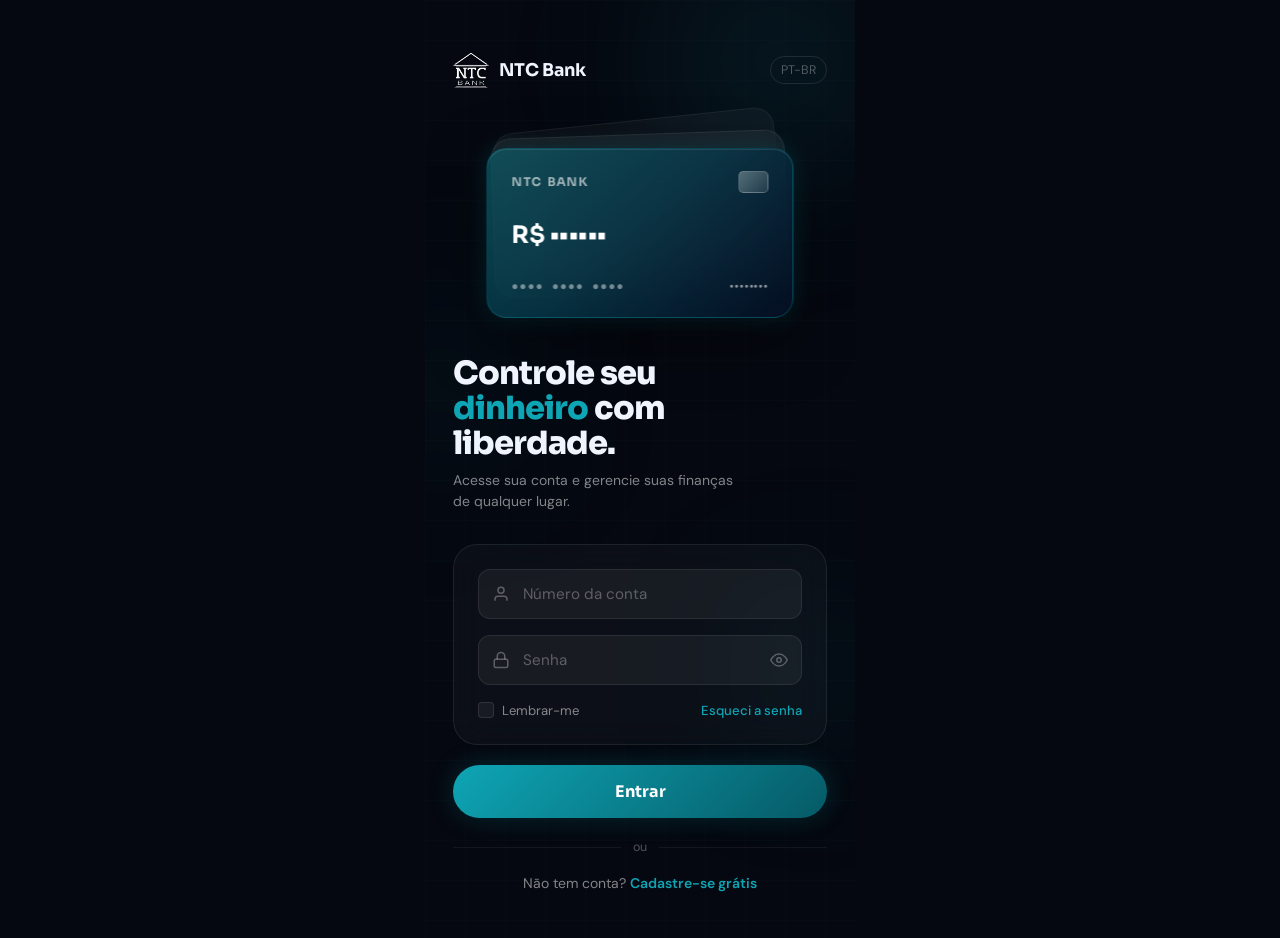
<file: index.html>
<!DOCTYPE html>
<html lang="pt-BR" data-theme="dark">
<head>
  <meta charset="UTF-8" />
  <meta name="viewport" content="width=device-width, initial-scale=1.0, maximum-scale=1.0" />
  <title>NTC Bank</title>

  <link rel="preconnect" href="https://fonts.googleapis.com" />
  <link rel="preconnect" href="https://fonts.gstatic.com" crossorigin />
  <link href="https://fonts.googleapis.com/css2?family=Sora:wght@400;600;700;800&family=DM+Sans:wght@400;500;600&family=DM+Mono:wght@400;500&display=swap" rel="stylesheet" />

  <link rel="stylesheet" href="css/variables.css" />
  <link rel="stylesheet" href="css/reset.css" />
  <link rel="stylesheet" href="css/animations.css" />
  <link rel="stylesheet" href="css/components.css" />
  <link rel="stylesheet" href="css/login.css" />
</head>
<body>
<div id="app">
<div class="login-screen">

  <!-- Fundo -->
  <div class="login-bg">
    <div class="orb orb-1"></div>
    <div class="orb orb-2"></div>
    <div class="orb orb-3"></div>
  </div>
  <div class="login-grid"></div>

  <!-- Logo -->
  <div class="login-logo-bar animate-fade-down">
    <div class="login-logo">
      <img class="login-logo-img" src="assets/images/logo.png" alt="NTC Bank" />
      <span class="login-logo-name">NTC Bank</span>
    </div>
    <span class="login-lang">PT-BR</span>
  </div>

  <!-- Hero cards -->
  <div class="login-hero animate-scale-in delay-1">
    <div class="hero-card-stack">
      <div class="hero-card-back"></div>
      <div class="hero-card-mid"></div>
      <div class="hero-card-main">
        <div class="hero-card-top">
          <span class="hero-card-logo">NTC Bank</span>
          <div class="hero-card-chip"></div>
        </div>
        <div class="hero-card-balance">R$ ••••••</div>
        <div class="hero-card-bottom">
          <span class="hero-card-num">●●●● ●●●● ●●●●</span>
          <span class="hero-card-holder">••••••••</span>
        </div>
      </div>
    </div>
  </div>

  <!-- Conteúdo inferior -->
  <div class="login-bottom animate-fade-up delay-2">

    <h1 class="login-headline">
      Controle seu<br><span>dinheiro</span> com<br>liberdade.
    </h1>
    <p class="login-sub">
      Acesse sua conta e gerencie suas finanças de qualquer lugar.
    </p>

    <div class="login-form-glass">

      <div class="input-glass-wrapper">
        <svg class="input-glass-icon" width="18" height="18" viewBox="0 0 24 24" fill="none" stroke="currentColor" stroke-width="2">
          <path d="M20 21v-2a4 4 0 0 0-4-4H8a4 4 0 0 0-4 4v2"/>
          <circle cx="12" cy="7" r="4"/>
        </svg>
        <input class="input-glass" type="text" placeholder="Número da conta" maxlength="8" />
      </div>

      <div class="input-glass-wrapper">
        <svg class="input-glass-icon" width="18" height="18" viewBox="0 0 24 24" fill="none" stroke="currentColor" stroke-width="2">
          <rect x="3" y="11" width="18" height="11" rx="2"/>
          <path d="M7 11V7a5 5 0 0 1 10 0v4"/>
        </svg>
        <input class="input-glass" type="password" placeholder="Senha" id="password-input" />
        <span class="input-glass-action" onclick="togglePassword()">
          <svg width="18" height="18" viewBox="0 0 24 24" fill="none" stroke="currentColor" stroke-width="2">
            <path d="M1 12s4-8 11-8 11 8 11 8-4 8-11 8-11-8-11-8z"/>
            <circle cx="12" cy="12" r="3"/>
          </svg>
        </span>
      </div>

      <div class="login-row">
        <label class="checkbox-glass">
          <input type="checkbox" />
          Lembrar-me
        </label>
        <span class="forgot-glass">Esqueci a senha</span>
      </div>

    </div>

    <button class="btn-login" onclick="window.location.href='pages/dashboard.html'">
      Entrar
    </button>

    <div class="login-divider" style="margin-top: 20px;">ou</div>

    <p class="login-footer-text" style="margin-top: 16px;">
      Não tem conta? <a onclick="window.location.href='pages/cadastro.html'">Cadastre-se grátis</a>
    </p>

  </div>

</div>
</div>

<script>
  function togglePassword() {
    const input = document.getElementById('password-input');
    input.type = input.type === 'password' ? 'text' : 'password';
  }
</script>
</body>
</html>
</file>
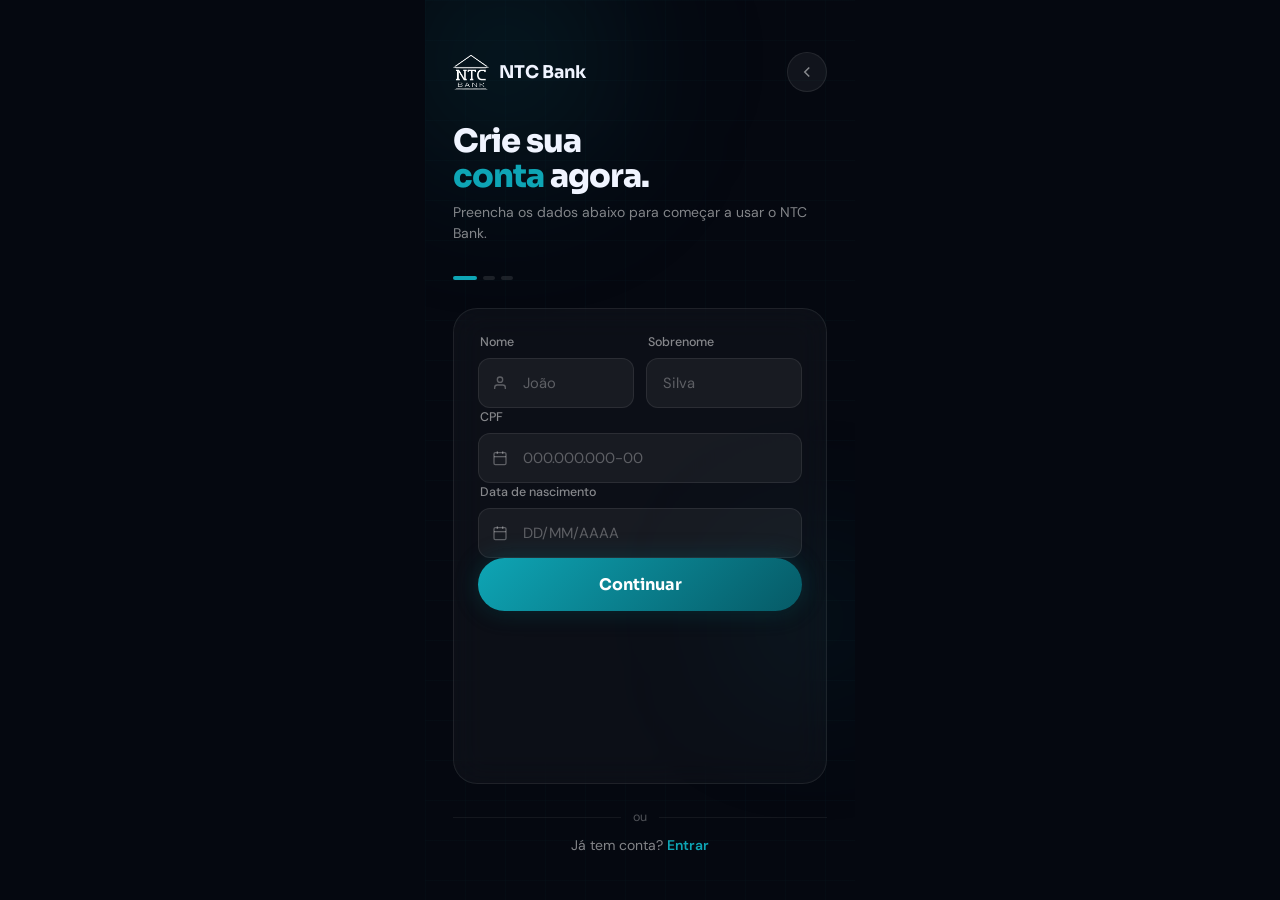
<file: pages/cadastro.html>
<!DOCTYPE html>
<html lang="pt-BR" data-theme="dark">
<head>
  <meta charset="UTF-8" />
  <meta name="viewport" content="width=device-width, initial-scale=1.0, maximum-scale=1.0" />
  <title>NTC Bank — Cadastro</title>

  <link rel="preconnect" href="https://fonts.googleapis.com" />
  <link rel="preconnect" href="https://fonts.gstatic.com" crossorigin />
  <link href="https://fonts.googleapis.com/css2?family=Sora:wght@400;600;700;800&family=DM+Sans:wght@400;500;600&family=DM+Mono:wght@400;500&display=swap" rel="stylesheet" />

  <link rel="stylesheet" href="../css/variables.css" />
  <link rel="stylesheet" href="../css/reset.css" />
  <link rel="stylesheet" href="../css/animations.css" />
  <link rel="stylesheet" href="../css/components.css" />
  <link rel="stylesheet" href="../css/cadastro.css" />
</head>
<body>
<div id="app">
<div class="cadastro-screen">

  <!-- Fundo -->
  <div class="cadastro-bg">
    <div class="cadastro-orb-1"></div>
    <div class="cadastro-orb-2"></div>
  </div>
  <div class="cadastro-grid"></div>

  <!-- Header -->
  <div class="cadastro-header animate-fade-down">
    <div class="cadastro-logo">
      <img class="cadastro-logo-img" src="../assets/images/logo.png" alt="NTC Bank" />
      <span class="cadastro-logo-name">NTC Bank</span>
    </div>
    <button class="cadastro-back" onclick="window.location.href='../index.html'">
      <svg width="18" height="18" viewBox="0 0 24 24" fill="none" stroke="currentColor" stroke-width="2">
        <polyline points="15 18 9 12 15 6"/>
      </svg>
    </button>
  </div>

  <!-- Conteúdo -->
  <div class="cadastro-content animate-fade-up delay-1">

    <h1 class="cadastro-title">Crie sua<br><span>conta</span> agora.</h1>
    <p class="cadastro-sub">Preencha os dados abaixo para começar a usar o NTC Bank.</p>

    <!-- Steps -->
    <div class="cadastro-steps">
      <div class="step-dot active" id="step-1"></div>
      <div class="step-dot idle" id="step-2"></div>
      <div class="step-dot idle" id="step-3"></div>
    </div>

    <!-- Formulário -->
    <form class="cadastro-form" onsubmit="handleCadastro(event)">

      <!-- Step 1: Dados pessoais -->
      <div id="form-step-1">
        <div class="form-row" style="margin-bottom: 0;">
          <div class="input-group">
            <label class="input-label">Nome</label>
            <div class="input-glass-wrapper">
              <svg class="input-glass-icon" width="16" height="16" viewBox="0 0 24 24" fill="none" stroke="currentColor" stroke-width="2">
                <path d="M20 21v-2a4 4 0 0 0-4-4H8a4 4 0 0 0-4 4v2"/>
                <circle cx="12" cy="7" r="4"/>
              </svg>
              <input class="input-glass" type="text" placeholder="João" id="nome" />
            </div>
          </div>
          <div class="input-group">
            <label class="input-label">Sobrenome</label>
            <input class="input-glass" type="text" placeholder="Silva" id="sobrenome" />
          </div>
        </div>

        <div class="input-group">
          <label class="input-label">CPF</label>
          <div class="input-glass-wrapper">
            <svg class="input-glass-icon" width="16" height="16" viewBox="0 0 24 24" fill="none" stroke="currentColor" stroke-width="2">
              <rect x="3" y="4" width="18" height="18" rx="2"/>
              <line x1="16" y1="2" x2="16" y2="6"/>
              <line x1="8" y1="2" x2="8" y2="6"/>
              <line x1="3" y1="10" x2="21" y2="10"/>
            </svg>
            <input class="input-glass" type="text" placeholder="000.000.000-00" id="cpf" maxlength="14" oninput="maskCPF(this)" />
          </div>
        </div>

        <div class="input-group">
          <label class="input-label">Data de nascimento</label>
          <div class="input-glass-wrapper">
            <svg class="input-glass-icon" width="16" height="16" viewBox="0 0 24 24" fill="none" stroke="currentColor" stroke-width="2">
              <rect x="3" y="4" width="18" height="18" rx="2"/>
              <line x1="16" y1="2" x2="16" y2="6"/>
              <line x1="8" y1="2" x2="8" y2="6"/>
              <line x1="3" y1="10" x2="21" y2="10"/>
            </svg>
            <input class="input-glass" type="text" placeholder="DD/MM/AAAA" id="nascimento" maxlength="10" oninput="maskDate(this)" />
          </div>
        </div>

        <button type="button" class="btn-cadastro" onclick="nextStep(2)">Continuar</button>
      </div>

      <!-- Step 2: Contato -->
      <div id="form-step-2" style="display:none;">
        <div class="input-group">
          <label class="input-label">E-mail</label>
          <div class="input-glass-wrapper">
            <svg class="input-glass-icon" width="16" height="16" viewBox="0 0 24 24" fill="none" stroke="currentColor" stroke-width="2">
              <path d="M4 4h16c1.1 0 2 .9 2 2v12c0 1.1-.9 2-2 2H4c-1.1 0-2-.9-2-2V6c0-1.1.9-2 2-2z"/>
              <polyline points="22,6 12,13 2,6"/>
            </svg>
            <input class="input-glass" type="email" placeholder="joao@email.com" id="email" />
          </div>
        </div>

        <div class="input-group">
          <label class="input-label">Telefone</label>
          <div class="input-glass-wrapper">
            <svg class="input-glass-icon" width="16" height="16" viewBox="0 0 24 24" fill="none" stroke="currentColor" stroke-width="2">
              <path d="M22 16.92v3a2 2 0 0 1-2.18 2 19.79 19.79 0 0 1-8.63-3.07A19.5 19.5 0 0 1 4.69 13a19.79 19.79 0 0 1-3.07-8.67A2 2 0 0 1 3.62 2h3a2 2 0 0 1 2 1.72c.127.96.361 1.903.7 2.81a2 2 0 0 1-.45 2.11L7.91 9.91a16 16 0 0 0 6.18 6.18l.95-.96a2 2 0 0 1 2.11-.45c.907.339 1.85.573 2.81.7A2 2 0 0 1 22 16.92z"/>
            </svg>
            <input class="input-glass" type="text" placeholder="(00) 00000-0000" id="telefone" maxlength="15" oninput="maskPhone(this)" />
          </div>
        </div>

        <div class="input-group">
          <label class="input-label">Chave PIX</label>
          <div class="input-glass-wrapper">
            <svg class="input-glass-icon" width="16" height="16" viewBox="0 0 24 24" fill="none" stroke="currentColor" stroke-width="2">
              <polyline points="13 17 18 12 13 7"/>
              <polyline points="6 17 11 12 6 7"/>
            </svg>
            <input class="input-glass" type="text" placeholder="CPF, e-mail ou telefone" id="pix" />
          </div>
        </div>

        <div style="display:flex; gap:10px;">
          <button type="button" class="btn-cadastro" style="background: var(--bg-glass-3); box-shadow: none; color: var(--text-primary);" onclick="nextStep(1)">Voltar</button>
          <button type="button" class="btn-cadastro" onclick="nextStep(3)">Continuar</button>
        </div>
      </div>

      <!-- Step 3: Senha -->
      <div id="form-step-3" style="display:none;">
        <div class="input-group">
          <label class="input-label">Senha</label>
          <div class="input-glass-wrapper">
            <svg class="input-glass-icon" width="16" height="16" viewBox="0 0 24 24" fill="none" stroke="currentColor" stroke-width="2">
              <rect x="3" y="11" width="18" height="11" rx="2"/>
              <path d="M7 11V7a5 5 0 0 1 10 0v4"/>
            </svg>
            <input class="input-glass" type="password" placeholder="Mínimo 8 caracteres" id="senha" />
            <span class="input-glass-action" onclick="togglePass('senha')">
              <svg width="16" height="16" viewBox="0 0 24 24" fill="none" stroke="currentColor" stroke-width="2">
                <path d="M1 12s4-8 11-8 11 8 11 8-4 8-11 8-11-8-11-8z"/>
                <circle cx="12" cy="12" r="3"/>
              </svg>
            </span>
          </div>
        </div>

        <div class="input-group">
          <label class="input-label">Confirmar senha</label>
          <div class="input-glass-wrapper">
            <svg class="input-glass-icon" width="16" height="16" viewBox="0 0 24 24" fill="none" stroke="currentColor" stroke-width="2">
              <rect x="3" y="11" width="18" height="11" rx="2"/>
              <path d="M7 11V7a5 5 0 0 1 10 0v4"/>
            </svg>
            <input class="input-glass" type="password" placeholder="Repita a senha" id="confirma-senha" />
            <span class="input-glass-action" onclick="togglePass('confirma-senha')">
              <svg width="16" height="16" viewBox="0 0 24 24" fill="none" stroke="currentColor" stroke-width="2">
                <path d="M1 12s4-8 11-8 11 8 11 8-4 8-11 8-11-8-11-8z"/>
                <circle cx="12" cy="12" r="3"/>
              </svg>
            </span>
          </div>
        </div>

        <label class="cadastro-terms">
          <input type="checkbox" id="termos" />
          Eu concordo com os <a>Termos de Uso</a> e a <a>Política de Privacidade</a> do NTC Bank.
        </label>

        <div style="display:flex; gap:10px;">
          <button type="button" class="btn-cadastro" style="background: var(--bg-glass-3); box-shadow: none; color: var(--text-primary);" onclick="nextStep(2)">Voltar</button>
          <button type="submit" class="btn-cadastro">Criar conta</button>
        </div>
      </div>

    </form>

    <div class="cadastro-divider">ou</div>
    <p class="cadastro-footer">Já tem conta? <a onclick="window.location.href='../index.html'">Entrar</a></p>

  </div>

  <!-- Tela de sucesso -->
  <div class="cadastro-success" id="cadastro-success">
    <div class="success-icon">
      <svg width="36" height="36" viewBox="0 0 24 24" fill="none" stroke="currentColor" stroke-width="2.5">
        <polyline points="20 6 9 17 4 12"/>
      </svg>
    </div>
    <h2 class="success-title">Conta criada!</h2>
    <p class="success-sub">Sua conta foi criada com sucesso.<br>Bem-vindo ao NTC Bank!</p>
    <button class="btn-cadastro" style="max-width:280px;" onclick="window.location.href='../index.html'">
      Fazer login
    </button>
  </div>

</div>
</div>

<script src="../js/theme.js"></script>
<script>
  function nextStep(step) {
    document.getElementById('form-step-1').style.display = 'none';
    document.getElementById('form-step-2').style.display = 'none';
    document.getElementById('form-step-3').style.display = 'none';
    document.getElementById('form-step-' + step).style.display = 'contents';

    ['step-1','step-2','step-3'].forEach((id, i) => {
      const dot = document.getElementById(id);
      dot.className = 'step-dot';
      if (i + 1 < step) dot.classList.add('done');
      else if (i + 1 === step) dot.classList.add('active');
      else dot.classList.add('idle');
    });
  }

  function handleCadastro(e) {
    e.preventDefault();
    const senha = document.getElementById('senha').value;
    const confirma = document.getElementById('confirma-senha').value;
    const termos = document.getElementById('termos').checked;

    if (senha !== confirma) { alert('As senhas não coincidem!'); return; }
    if (!termos) { alert('Aceite os termos para continuar.'); return; }

    document.getElementById('cadastro-success').classList.add('active');
  }

  function togglePass(id) {
    const input = document.getElementById(id);
    input.type = input.type === 'password' ? 'text' : 'password';
  }

  function maskCPF(input) {
    let v = input.value.replace(/\D/g, '');
    v = v.replace(/(\d{3})(\d)/, '$1.$2');
    v = v.replace(/(\d{3})(\d)/, '$1.$2');
    v = v.replace(/(\d{3})(\d{1,2})$/, '$1-$2');
    input.value = v;
  }

  function maskDate(input) {
    let v = input.value.replace(/\D/g, '');
    v = v.replace(/(\d{2})(\d)/, '$1/$2');
    v = v.replace(/(\d{2})(\d)/, '$1/$2');
    input.value = v;
  }

  function maskPhone(input) {
    let v = input.value.replace(/\D/g, '');
    v = v.replace(/^(\d{2})(\d)/, '($1) $2');
    v = v.replace(/(\d{5})(\d)/, '$1-$2');
    input.value = v;
  }
</script>
</body>
</html>
</file>
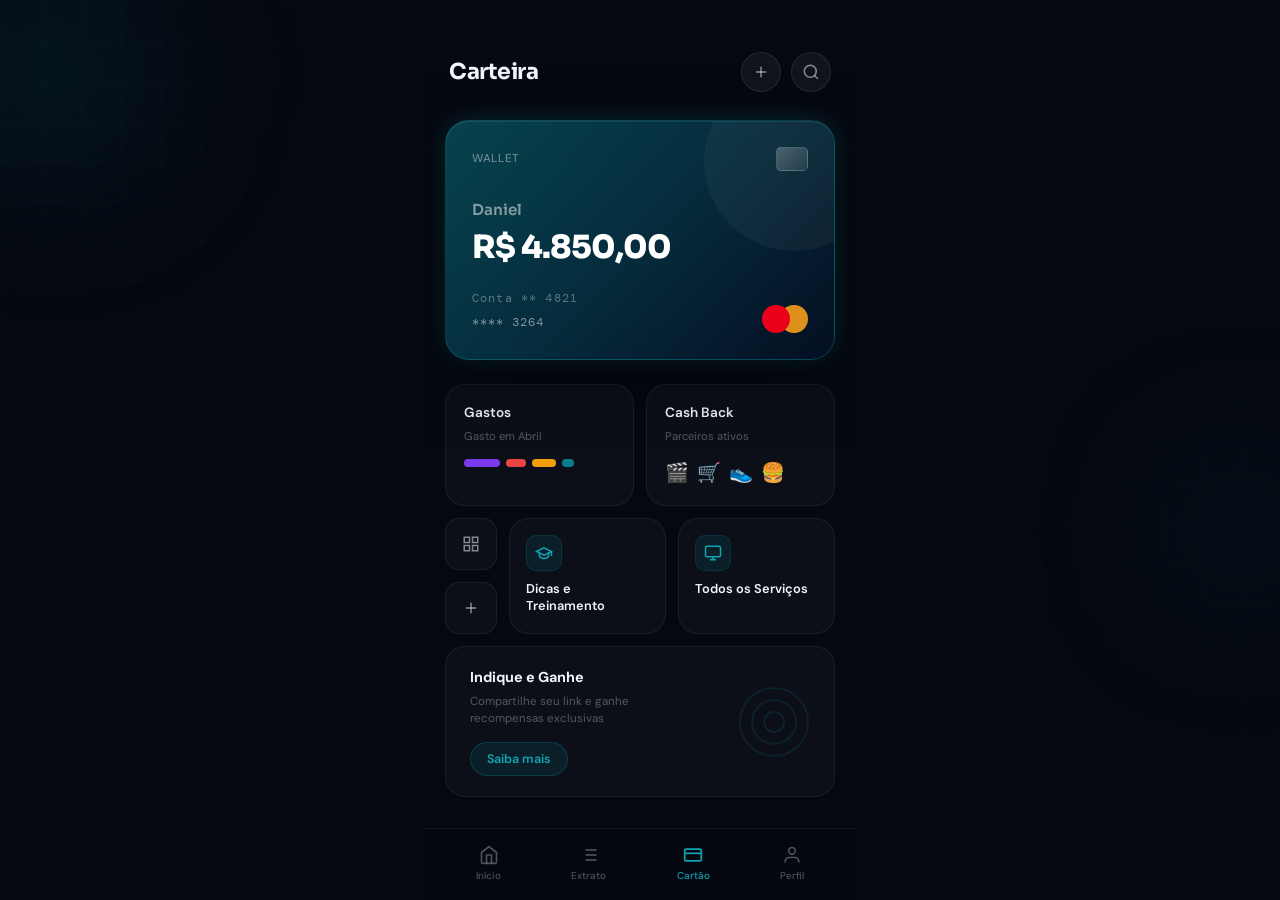
<file: pages/card.html>
<!DOCTYPE html>
<html lang="pt-BR" data-theme="dark">
<head>
  <meta charset="UTF-8" />
  <meta name="viewport" content="width=device-width, initial-scale=1.0, maximum-scale=1.0" />
  <title>NTC Bank — Cartão</title>

  <link rel="preconnect" href="https://fonts.googleapis.com" />
  <link rel="preconnect" href="https://fonts.gstatic.com" crossorigin />
  <link href="https://fonts.googleapis.com/css2?family=Sora:wght@400;600;700;800&family=DM+Sans:wght@400;500;600&family=DM+Mono:wght@400;500&display=swap" rel="stylesheet" />

  <link rel="stylesheet" href="../css/variables.css" />
  <link rel="stylesheet" href="../css/reset.css" />
  <link rel="stylesheet" href="../css/animations.css" />
  <link rel="stylesheet" href="../css/components.css" />
  <link rel="stylesheet" href="../css/card.css" />
</head>
<body>
<div id="app">

  <!-- Fundo -->
  <div class="card-bg">
    <div class="card-orb-1"></div>
    <div class="card-orb-2"></div>
  </div>
  <div class="card-grid"></div>

  <div class="card-screen">
  <div class="card-content">

    <!-- Header -->
    <header class="card-header animate-fade-down">
      <h1 class="card-header-title">Carteira</h1>
      <div class="card-header-actions">
        <button class="card-icon-btn" onclick="openAddCard()">
          <svg width="18" height="18" viewBox="0 0 24 24" fill="none" stroke="currentColor" stroke-width="2">
            <line x1="12" y1="5" x2="12" y2="19"/>
            <line x1="5" y1="12" x2="19" y2="12"/>
          </svg>
        </button>
        <button class="card-icon-btn">
          <svg width="18" height="18" viewBox="0 0 24 24" fill="none" stroke="currentColor" stroke-width="2">
            <circle cx="11" cy="11" r="8"/>
            <line x1="21" y1="21" x2="16.65" y2="16.65"/>
          </svg>
        </button>
      </div>
    </header>

    <!-- Wallet Card -->
    <div class="wallet-card animate-scale-in delay-1">
      <div class="wallet-card-top">
        <span class="wallet-label">Wallet</span>
        <div class="wallet-chip"></div>
      </div>
      <p class="wallet-name">Daniel</p>
      <h2 class="wallet-balance">R$ 4.850,00</h2>
      <div class="wallet-card-bottom">
        <div>
          <span class="wallet-account">Conta ** 4821</span>
          <span class="wallet-card-num">**** 3264</span>
        </div>
        <div class="wallet-mastercard">
          <span class="mc-red"></span>
          <span class="mc-yellow"></span>
        </div>
      </div>
    </div>

    <!-- Info Grid -->
    <div class="card-info-grid animate-fade-up delay-2">
      <div class="info-card">
        <p class="info-card-title">Gastos</p>
        <p class="info-card-sub">Gasto em Abril</p>
        <div class="spending-bars">
          <div class="spend-bar" style="width:36px; background:#7C3AED;"></div>
          <div class="spend-bar" style="width:20px; background:#EF4444;"></div>
          <div class="spend-bar" style="width:24px; background:#F59E0B;"></div>
          <div class="spend-bar" style="width:12px; background:var(--color-petroleum);"></div>
        </div>
      </div>
      <div class="info-card">
        <p class="info-card-title">Cash Back</p>
        <p class="info-card-sub">Parceiros ativos</p>
        <div class="cashback-logos">
          <span>🎬</span>
          <span>🛒</span>
          <span>👟</span>
          <span>🍔</span>
        </div>
      </div>
    </div>

    <!-- Serviços -->
    <div class="card-services animate-fade-up delay-3">
      <div class="service-small-col">
        <button class="service-btn">
          <svg width="18" height="18" viewBox="0 0 24 24" fill="none" stroke="currentColor" stroke-width="2">
            <rect x="3" y="3" width="7" height="7"/>
            <rect x="14" y="3" width="7" height="7"/>
            <rect x="14" y="14" width="7" height="7"/>
            <rect x="3" y="14" width="7" height="7"/>
          </svg>
        </button>
        <button class="service-btn" onclick="openAddCard()">
          <svg width="18" height="18" viewBox="0 0 24 24" fill="none" stroke="currentColor" stroke-width="2">
            <line x1="12" y1="5" x2="12" y2="19"/>
            <line x1="5" y1="12" x2="19" y2="12"/>
          </svg>
        </button>
      </div>
      <div class="service-card">
        <div class="service-card-icon">
          <svg width="18" height="18" viewBox="0 0 24 24" fill="none" stroke="currentColor" stroke-width="2">
            <path d="M22 10v6M2 10l10-5 10 5-10 5z"/>
            <path d="M6 12v5c3 3 9 3 12 0v-5"/>
          </svg>
        </div>
        <span class="service-card-label">Dicas e Treinamento</span>
      </div>
      <div class="service-card">
        <div class="service-card-icon">
          <svg width="18" height="18" viewBox="0 0 24 24" fill="none" stroke="currentColor" stroke-width="2">
            <rect x="2" y="3" width="20" height="14" rx="2"/>
            <path d="M8 21h8M12 17v4"/>
          </svg>
        </div>
        <span class="service-card-label">Todos os Serviços</span>
      </div>
    </div>

    <!-- Refer & Earn -->
    <div class="refer-card animate-fade-up delay-4">
      <div>
        <p class="refer-title">Indique e Ganhe</p>
        <p class="refer-sub">Compartilhe seu link e ganhe recompensas exclusivas</p>
        <button class="refer-btn">Saiba mais</button>
      </div>
      <svg width="72" height="72" viewBox="0 0 72 72" fill="none" opacity="0.12">
        <circle cx="36" cy="36" r="34" stroke="var(--color-petroleum-light)" stroke-width="2"/>
        <circle cx="36" cy="36" r="22" stroke="var(--color-petroleum-light)" stroke-width="2"/>
        <circle cx="36" cy="36" r="10" stroke="var(--color-petroleum-light)" stroke-width="2"/>
      </svg>
    </div>

  </div>
  </div>

  <!-- Navbar -->
  <nav class="bottom-navbar">
    <div class="nav-item" onclick="window.location.href='dashboard.html'">
      <svg width="20" height="20" viewBox="0 0 24 24" fill="none" stroke="currentColor" stroke-width="2">
        <path d="M3 9l9-7 9 7v11a2 2 0 0 1-2 2H5a2 2 0 0 1-2-2z"/>
        <polyline points="9 22 9 12 15 12 15 22"/>
      </svg>
      <span class="nav-label">Início</span>
    </div>
    <div class="nav-item" onclick="window.location.href='transactions.html'">
      <svg width="20" height="20" viewBox="0 0 24 24" fill="none" stroke="currentColor" stroke-width="2">
        <line x1="8" y1="6" x2="21" y2="6"/>
        <line x1="8" y1="12" x2="21" y2="12"/>
        <line x1="8" y1="18" x2="21" y2="18"/>
        <line x1="3" y1="6" x2="3.01" y2="6"/>
        <line x1="3" y1="12" x2="3.01" y2="12"/>
        <line x1="3" y1="18" x2="3.01" y2="18"/>
      </svg>
      <span class="nav-label">Extrato</span>
    </div>
    <div class="nav-item active">
      <svg width="20" height="20" viewBox="0 0 24 24" fill="none" stroke="currentColor" stroke-width="2">
        <rect x="2" y="5" width="20" height="14" rx="2"/>
        <line x1="2" y1="10" x2="22" y2="10"/>
      </svg>
      <span class="nav-label">Cartão</span>
    </div>
    <div class="nav-item" onclick="window.location.href='profile.html'">
      <svg width="20" height="20" viewBox="0 0 24 24" fill="none" stroke="currentColor" stroke-width="2">
        <path d="M20 21v-2a4 4 0 0 0-4-4H8a4 4 0 0 0-4 4v2"/>
        <circle cx="12" cy="7" r="4"/>
      </svg>
      <span class="nav-label">Perfil</span>
    </div>
  </nav>

  <!-- Modal Add Card -->
  <div class="modal-overlay" id="addCardModal" onclick="closeAddCard(event)">
    <div class="add-card-modal">
      <div class="modal-handle"></div>
      <div class="modal-header">
        <h2 class="modal-title">Adicionar Cartão</h2>
        <button class="modal-close" onclick="closeAddCard()">
          <svg width="14" height="14" viewBox="0 0 24 24" fill="none" stroke="currentColor" stroke-width="2">
            <line x1="18" y1="6" x2="6" y2="18"/>
            <line x1="6" y1="6" x2="18" y2="18"/>
          </svg>
        </button>
      </div>
      <div class="card-type-tabs">
        <button class="card-type-tab active">Todos</button>
        <button class="card-type-tab">Blue</button>
        <button class="card-type-tab">Gold</button>
        <button class="card-type-tab">Platinum</button>
        <button class="card-type-tab">Express</button>
      </div>
      <div class="add-card-list">
        <div class="add-card-item">
          <div class="add-card-visual dark">
            <span class="add-card-visa">VISA</span>
            <div>
              <p class="add-card-num">4000  1234  5678  9012</p>
              <p class="add-card-num">Exp: 01/30 · CVC: 123</p>
            </div>
          </div>
          <div class="add-card-info">
            <div>
              <p class="add-card-name">Platinum Card</p>
              <p class="add-card-desc">Maior limite de transferência</p>
            </div>
            <div class="add-card-arrow">
              <svg width="14" height="14" viewBox="0 0 24 24" fill="none" stroke="currentColor" stroke-width="2.5">
                <line x1="5" y1="12" x2="19" y2="12"/>
                <polyline points="12 5 19 12 12 19"/>
              </svg>
            </div>
          </div>
        </div>
        <div class="add-card-item">
          <div class="add-card-visual petroleum">
            <span class="add-card-visa">VISA</span>
            <div>
              <p class="add-card-num">4000  1234  5678  9012</p>
              <p class="add-card-num">Exp: 01/30 · CVC: 123</p>
            </div>
          </div>
          <div class="add-card-info">
            <div>
              <p class="add-card-name">Xpresi Card</p>
              <p class="add-card-desc">Transações ilimitadas</p>
            </div>
            <div class="add-card-arrow">
              <svg width="14" height="14" viewBox="0 0 24 24" fill="none" stroke="currentColor" stroke-width="2.5">
                <line x1="5" y1="12" x2="19" y2="12"/>
                <polyline points="12 5 19 12 12 19"/>
              </svg>
            </div>
          </div>
        </div>
      </div>
    </div>
  </div>

</div>

<script>
  function openAddCard() {
    document.getElementById('addCardModal').classList.add('active');
    document.body.style.overflow = 'hidden';
  }

  function closeAddCard(e) {
    if (!e || e.target === document.getElementById('addCardModal')) {
      document.getElementById('addCardModal').classList.remove('active');
      document.body.style.overflow = '';
    }
  }

  document.querySelectorAll('.card-type-tab').forEach(tab => {
    tab.addEventListener('click', () => {
      document.querySelectorAll('.card-type-tab').forEach(t => t.classList.remove('active'));
      tab.classList.add('active');
    });
  });
</script>
<script src="../js/theme.js"></script>
</body>
</html>
</file>
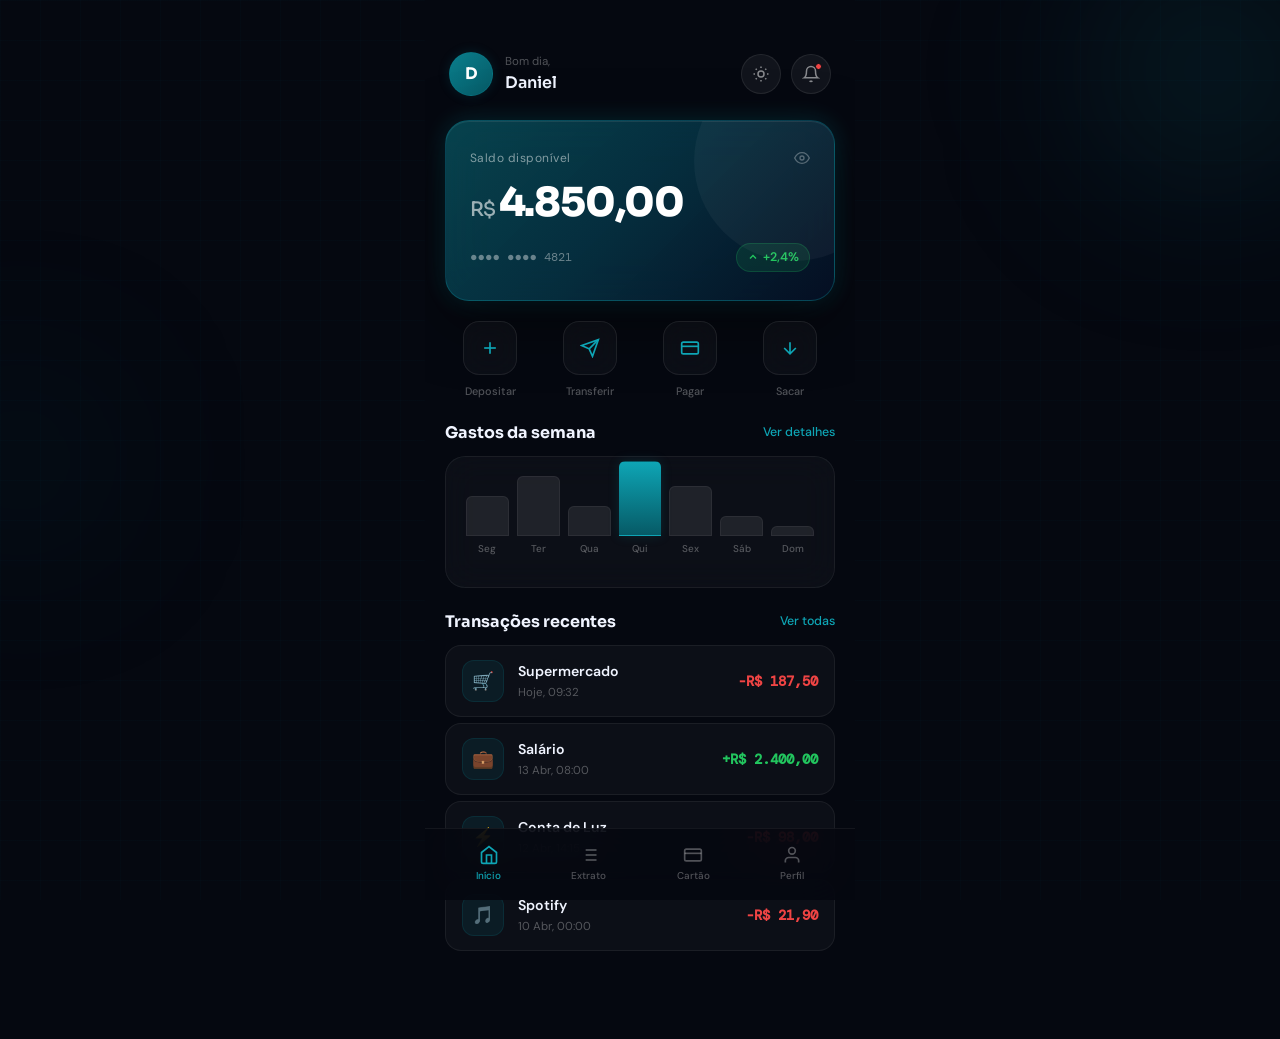
<file: pages/dashboard.html>
<!DOCTYPE html>
<html lang="pt-BR" data-theme="dark">
<head>
  <meta charset="UTF-8" />
  <meta name="viewport" content="width=device-width, initial-scale=1.0, maximum-scale=1.0" />
  <title>NTC Bank — Dashboard</title>

  <link rel="preconnect" href="https://fonts.googleapis.com" />
  <link rel="preconnect" href="https://fonts.gstatic.com" crossorigin />
  <link href="https://fonts.googleapis.com/css2?family=Sora:wght@400;600;700;800&family=DM+Sans:wght@400;500;600&family=DM+Mono:wght@400;500&display=swap" rel="stylesheet" />

  <link rel="stylesheet" href="../css/variables.css" />
  <link rel="stylesheet" href="../css/reset.css" />
  <link rel="stylesheet" href="../css/animations.css" />
  <link rel="stylesheet" href="../css/components.css" />
  <link rel="stylesheet" href="../css/dashboard.css" />
</head>
<body>
<div id="app">

  <div class="dash-bg">
    <div class="dash-orb dash-orb-1"></div>
    <div class="dash-orb dash-orb-2"></div>
  </div>
  <div class="dash-grid"></div>

  <div class="dashboard-screen">
  <div class="dash-content">

    <header class="dash-header animate-fade-down">
      <div class="dash-header-left">
        <div class="dash-avatar">D</div>
        <div class="dash-greeting">
          <span>Bom dia,</span>
          <strong>Daniel</strong>
        </div>
      </div>
      <div class="dash-header-right">
        <button class="dash-icon-btn" onclick="toggleTheme()">
          <svg id="theme-icon" width="18" height="18" viewBox="0 0 24 24" fill="none" stroke="currentColor" stroke-width="2">
            <circle cx="12" cy="12" r="4"/>
            <path d="M12 2v2M12 20v2M4.93 4.93l1.41 1.41M17.66 17.66l1.41 1.41M2 12h2M20 12h2M4.93 19.07l1.41-1.41M17.66 6.34l1.41-1.41"/>
          </svg>
        </button>
        <button class="dash-icon-btn" onclick="window.location.href='profile.html'">
          <svg width="18" height="18" viewBox="0 0 24 24" fill="none" stroke="currentColor" stroke-width="2">
            <path d="M18 8A6 6 0 0 0 6 8c0 7-3 9-3 9h18s-3-2-3-9"/>
            <path d="M13.73 21a2 2 0 0 1-3.46 0"/>
          </svg>
          <span class="notif-dot"></span>
        </button>
      </div>
    </header>

    <div class="balance-card animate-fade-up delay-1">
      <div class="balance-top">
        <span class="balance-label">Saldo disponível</span>
        <span class="balance-eye" id="balance-eye" onclick="toggleBalance()">
          <svg width="16" height="16" viewBox="0 0 24 24" fill="none" stroke="currentColor" stroke-width="2">
            <path d="M1 12s4-8 11-8 11 8 11 8-4 8-11 8-11-8-11-8z"/>
            <circle cx="12" cy="12" r="3"/>
          </svg>
        </span>
      </div>
      <h2 class="balance-amount" id="balance-amount"><span>R$</span>4.850,00</h2>
      <div class="balance-footer">
        <span class="balance-account">●●●● ●●●● 4821</span>
        <span class="balance-trend">
          <svg width="12" height="12" viewBox="0 0 24 24" fill="none" stroke="currentColor" stroke-width="2.5">
            <polyline points="18 15 12 9 6 15"/>
          </svg>
          +2,4%
        </span>
      </div>
    </div>

    <div class="quick-actions animate-fade-up delay-2">
      <div class="action-btn" onclick="window.location.href='payment.html'">
        <div class="action-icon">
          <svg width="20" height="20" viewBox="0 0 24 24" fill="none" stroke="currentColor" stroke-width="2">
            <line x1="12" y1="5" x2="12" y2="19"/>
            <line x1="5" y1="12" x2="19" y2="12"/>
          </svg>
        </div>
        <span class="action-label">Depositar</span>
      </div>
      <div class="action-btn" onclick="window.location.href='payment.html'">
        <div class="action-icon">
          <svg width="20" height="20" viewBox="0 0 24 24" fill="none" stroke="currentColor" stroke-width="2">
            <line x1="22" y1="2" x2="11" y2="13"/>
            <polygon points="22 2 15 22 11 13 2 9 22 2"/>
          </svg>
        </div>
        <span class="action-label">Transferir</span>
      </div>
      <div class="action-btn" onclick="window.location.href='payment.html'">
        <div class="action-icon">
          <svg width="20" height="20" viewBox="0 0 24 24" fill="none" stroke="currentColor" stroke-width="2">
            <rect x="2" y="5" width="20" height="14" rx="2"/>
            <line x1="2" y1="10" x2="22" y2="10"/>
          </svg>
        </div>
        <span class="action-label">Pagar</span>
      </div>
      <div class="action-btn" onclick="window.location.href='payment.html'">
        <div class="action-icon">
          <svg width="20" height="20" viewBox="0 0 24 24" fill="none" stroke="currentColor" stroke-width="2">
            <path d="M12 5v14M5 12l7 7 7-7"/>
          </svg>
        </div>
        <span class="action-label">Sacar</span>
      </div>
    </div>

    <div class="section-header animate-fade-up delay-3">
      <h3 class="section-title">Gastos da semana</h3>
      <span class="section-link" onclick="window.location.href='transactions.html'">Ver detalhes</span>
    </div>

    <div class="chart-card animate-fade-up delay-3">
      <div class="chart-bars">
        <div class="chart-bar-wrap">
          <div class="chart-bar" style="height:40px"></div>
          <span class="chart-day">Seg</span>
        </div>
        <div class="chart-bar-wrap">
          <div class="chart-bar" style="height:60px"></div>
          <span class="chart-day">Ter</span>
        </div>
        <div class="chart-bar-wrap">
          <div class="chart-bar" style="height:30px"></div>
          <span class="chart-day">Qua</span>
        </div>
        <div class="chart-bar-wrap">
          <div class="chart-bar active" style="height:75px"></div>
          <span class="chart-day">Qui</span>
        </div>
        <div class="chart-bar-wrap">
          <div class="chart-bar" style="height:50px"></div>
          <span class="chart-day">Sex</span>
        </div>
        <div class="chart-bar-wrap">
          <div class="chart-bar" style="height:20px"></div>
          <span class="chart-day">Sáb</span>
        </div>
        <div class="chart-bar-wrap">
          <div class="chart-bar" style="height:10px"></div>
          <span class="chart-day">Dom</span>
        </div>
      </div>
    </div>

    <div class="section-header animate-fade-up delay-4">
      <h3 class="section-title">Transações recentes</h3>
      <span class="section-link" onclick="window.location.href='transactions.html'">Ver todas</span>
    </div>

    <div class="transactions-list animate-fade-up delay-4">
      <div class="transaction-item" onclick="window.location.href='transactions.html'">
        <div class="transaction-icon">🛒</div>
        <div class="transaction-info">
          <p class="transaction-name">Supermercado</p>
          <p class="transaction-date">Hoje, 09:32</p>
        </div>
        <span class="transaction-amount debit">-R$ 187,50</span>
      </div>
      <div class="transaction-item" onclick="window.location.href='transactions.html'">
        <div class="transaction-icon">💼</div>
        <div class="transaction-info">
          <p class="transaction-name">Salário</p>
          <p class="transaction-date">13 Abr, 08:00</p>
        </div>
        <span class="transaction-amount credit">+R$ 2.400,00</span>
      </div>
      <div class="transaction-item" onclick="window.location.href='transactions.html'">
        <div class="transaction-icon">⚡</div>
        <div class="transaction-info">
          <p class="transaction-name">Conta de Luz</p>
          <p class="transaction-date">12 Abr, 14:15</p>
        </div>
        <span class="transaction-amount debit">-R$ 98,00</span>
      </div>
      <div class="transaction-item" onclick="window.location.href='transactions.html'">
        <div class="transaction-icon">🎵</div>
        <div class="transaction-info">
          <p class="transaction-name">Spotify</p>
          <p class="transaction-date">10 Abr, 00:00</p>
        </div>
        <span class="transaction-amount debit">-R$ 21,90</span>
      </div>
    </div>

  </div>
  </div>

  <nav class="bottom-navbar">
    <div class="nav-item active">
      <svg width="20" height="20" viewBox="0 0 24 24" fill="none" stroke="currentColor" stroke-width="2">
        <path d="M3 9l9-7 9 7v11a2 2 0 0 1-2 2H5a2 2 0 0 1-2-2z"/>
        <polyline points="9 22 9 12 15 12 15 22"/>
      </svg>
      <span class="nav-label">Início</span>
    </div>
    <div class="nav-item" onclick="window.location.href='transactions.html'">
      <svg width="20" height="20" viewBox="0 0 24 24" fill="none" stroke="currentColor" stroke-width="2">
        <line x1="8" y1="6" x2="21" y2="6"/>
        <line x1="8" y1="12" x2="21" y2="12"/>
        <line x1="8" y1="18" x2="21" y2="18"/>
        <line x1="3" y1="6" x2="3.01" y2="6"/>
        <line x1="3" y1="12" x2="3.01" y2="12"/>
        <line x1="3" y1="18" x2="3.01" y2="18"/>
      </svg>
      <span class="nav-label">Extrato</span>
    </div>
    <div class="nav-item" onclick="window.location.href='card.html'">
      <svg width="20" height="20" viewBox="0 0 24 24" fill="none" stroke="currentColor" stroke-width="2">
        <rect x="2" y="5" width="20" height="14" rx="2"/>
        <line x1="2" y1="10" x2="22" y2="10"/>
      </svg>
      <span class="nav-label">Cartão</span>
    </div>
    <div class="nav-item" onclick="window.location.href='profile.html'">
      <svg width="20" height="20" viewBox="0 0 24 24" fill="none" stroke="currentColor" stroke-width="2">
        <path d="M20 21v-2a4 4 0 0 0-4-4H8a4 4 0 0 0-4 4v2"/>
        <circle cx="12" cy="7" r="4"/>
      </svg>
      <span class="nav-label">Perfil</span>
    </div>
  </nav>

</div>

<script src="../js/theme.js"></script>
<script>
  let balanceVisible = true;

  function toggleBalance() {
    balanceVisible = !balanceVisible;
    const amount = document.getElementById('balance-amount');
    const eye = document.getElementById('balance-eye');
    if (balanceVisible) {
      amount.innerHTML = '<span>R$</span>4.850,00';
      eye.innerHTML = `<svg width="16" height="16" viewBox="0 0 24 24" fill="none" stroke="currentColor" stroke-width="2">
        <path d="M1 12s4-8 11-8 11 8 11 8-4 8-11 8-11-8-11-8z"/>
        <circle cx="12" cy="12" r="3"/></svg>`;
    } else {
      amount.innerHTML = '<span>R$</span>●●●●●';
      eye.innerHTML = `<svg width="16" height="16" viewBox="0 0 24 24" fill="none" stroke="currentColor" stroke-width="2">
        <path d="M17.94 17.94A10.07 10.07 0 0 1 12 20c-7 0-11-8-11-8a18.45 18.45 0 0 1 5.06-5.94"/>
        <path d="M9.9 4.24A9.12 9.12 0 0 1 12 4c7 0 11 8 11 8a18.5 18.5 0 0 1-2.16 3.19"/>
        <line x1="1" y1="1" x2="23" y2="23"/></svg>`;
    }
  }
</script>
<script src="../js/theme.js"></script>
</body>
</html>
</file>
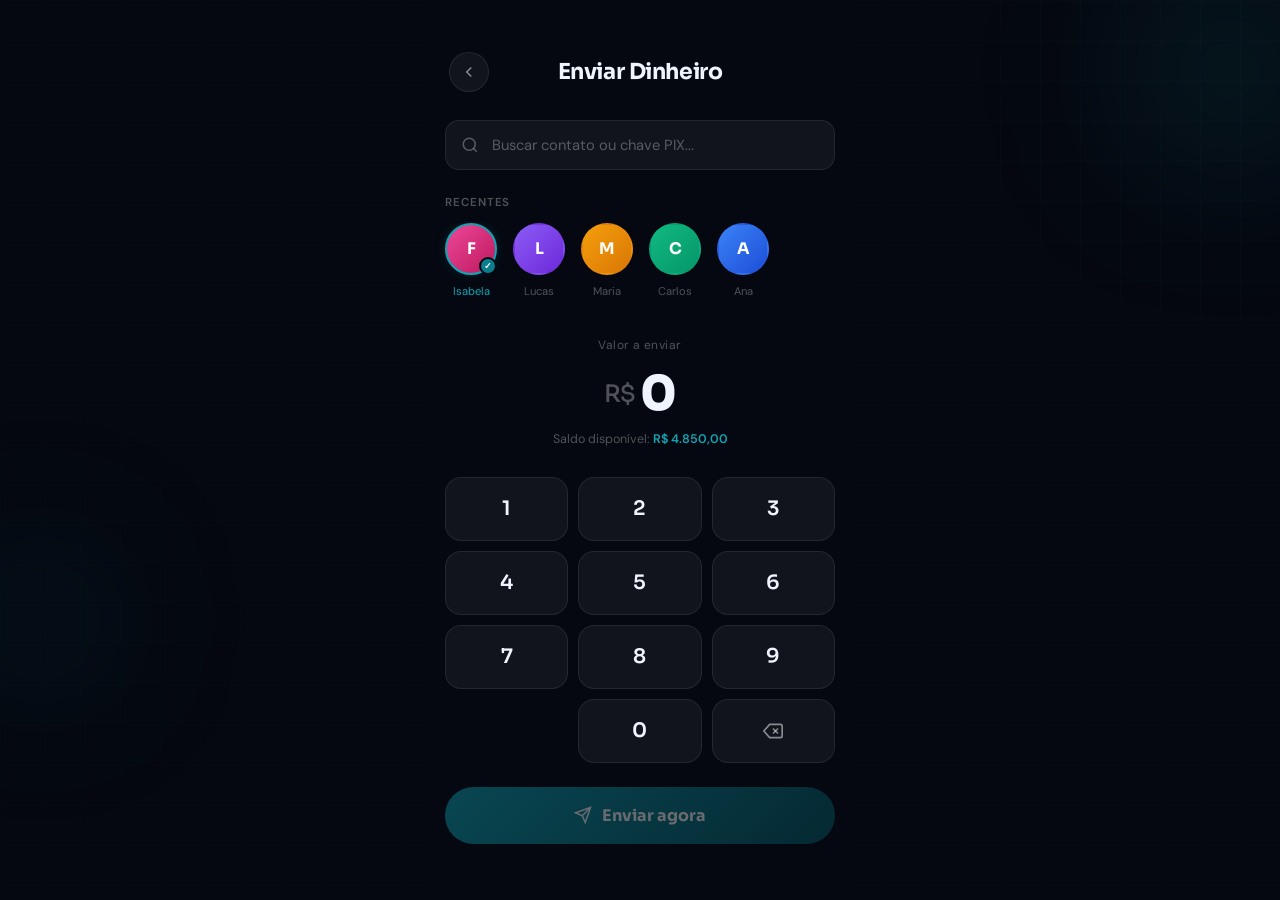
<file: pages/payment.html>
<!DOCTYPE html>
<html lang="pt-BR" data-theme="dark">
<head>
  <meta charset="UTF-8" />
  <meta name="viewport" content="width=device-width, initial-scale=1.0, maximum-scale=1.0" />
  <title>NTC Bank — Pagamento</title>

  <link rel="preconnect" href="https://fonts.googleapis.com" />
  <link rel="preconnect" href="https://fonts.gstatic.com" crossorigin />
  <link href="https://fonts.googleapis.com/css2?family=Sora:wght@400;600;700;800&family=DM+Sans:wght@400;500;600&family=DM+Mono:wght@400;500&display=swap" rel="stylesheet" />

  <link rel="stylesheet" href="../css/variables.css" />
  <link rel="stylesheet" href="../css/reset.css" />
  <link rel="stylesheet" href="../css/animations.css" />
  <link rel="stylesheet" href="../css/components.css" />
  <link rel="stylesheet" href="../css/payment.css" />
</head>
<body>
<div id="app">

  <!-- Fundo -->
  <div class="payment-bg">
    <div class="payment-orb-1"></div>
    <div class="payment-orb-2"></div>
  </div>
  <div class="payment-grid"></div>

  <div class="payment-screen">
  <div class="payment-content">

    <!-- Header -->
    <header class="payment-header animate-fade-down">
      <button class="payment-back" onclick="window.location.href='dashboard.html'">
        <svg width="18" height="18" viewBox="0 0 24 24" fill="none" stroke="currentColor" stroke-width="2">
          <polyline points="15 18 9 12 15 6"/>
        </svg>
      </button>
      <h1 class="payment-title">Enviar Dinheiro</h1>
      <div class="payment-header-right"></div>
    </header>

    <!-- Busca -->
    <div class="payment-search animate-fade-down">
      <div class="search-wrapper">
        <svg class="search-icon" width="18" height="18" viewBox="0 0 24 24" fill="none" stroke="currentColor" stroke-width="2">
          <circle cx="11" cy="11" r="8"/>
          <line x1="21" y1="21" x2="16.65" y2="16.65"/>
        </svg>
        <input class="search-input" type="text" placeholder="Buscar contato ou chave PIX..." />
      </div>
    </div>

    <!-- Contatos -->
    <p class="contacts-label animate-fade-up delay-1">Recentes</p>
    <div class="contacts-list animate-fade-up delay-1">

      <div class="contact-item active" onclick="selectContact(this, 'Isabela')">
        <div class="contact-avatar" style="background: linear-gradient(135deg, #EC4899, #BE185D);">F</div>
        <span class="contact-name">Isabela</span>
      </div>

      <div class="contact-item" onclick="selectContact(this, 'Lucas')">
        <div class="contact-avatar" style="background: linear-gradient(135deg, #8B5CF6, #6D28D9);">L</div>
        <span class="contact-name">Lucas</span>
      </div>

      <div class="contact-item" onclick="selectContact(this, 'Maria')">
        <div class="contact-avatar" style="background: linear-gradient(135deg, #F59E0B, #D97706);">M</div>
        <span class="contact-name">Maria</span>
      </div>

      <div class="contact-item" onclick="selectContact(this, 'Carlos')">
        <div class="contact-avatar" style="background: linear-gradient(135deg, #10B981, #059669);">C</div>
        <span class="contact-name">Carlos</span>
      </div>

      <div class="contact-item" onclick="selectContact(this, 'Ana')">
        <div class="contact-avatar" style="background: linear-gradient(135deg, #3B82F6, #1D4ED8);">A</div>
        <span class="contact-name">Ana</span>
      </div>

    </div>

    <!-- Display valor -->
    <div class="amount-display animate-fade-up delay-2">
      <p class="amount-label">Valor a enviar</p>
      <div class="amount-value">
        <span class="amount-currency">R$</span>
        <span id="amount-display">0</span>
      </div>
      <p class="amount-balance">Saldo disponível: <span>R$ 4.850,00</span></p>
    </div>

    <!-- Teclado numérico -->
    <div class="numpad animate-fade-up delay-3">
      <div class="numpad-grid">
        <button class="numpad-btn" onclick="numpadInput('1')">1</button>
        <button class="numpad-btn" onclick="numpadInput('2')">2</button>
        <button class="numpad-btn" onclick="numpadInput('3')">3</button>
        <button class="numpad-btn" onclick="numpadInput('4')">4</button>
        <button class="numpad-btn" onclick="numpadInput('5')">5</button>
        <button class="numpad-btn" onclick="numpadInput('6')">6</button>
        <button class="numpad-btn" onclick="numpadInput('7')">7</button>
        <button class="numpad-btn" onclick="numpadInput('8')">8</button>
        <button class="numpad-btn" onclick="numpadInput('9')">9</button>
        <button class="numpad-btn empty"></button>
        <button class="numpad-btn" onclick="numpadInput('0')">0</button>
        <button class="numpad-btn delete" onclick="numpadDelete()">
          <svg width="20" height="20" viewBox="0 0 24 24" fill="none" stroke="currentColor" stroke-width="2">
            <path d="M21 4H8l-7 8 7 8h13a2 2 0 0 0 2-2V6a2 2 0 0 0-2-2z"/>
            <line x1="18" y1="9" x2="12" y2="15"/>
            <line x1="12" y1="9" x2="18" y2="15"/>
          </svg>
        </button>
      </div>
    </div>

    <!-- Botão enviar -->
    <div class="payment-submit animate-fade-up delay-4">
      <button class="btn-send" id="btn-send" onclick="openConfirm()" disabled>
        <svg width="18" height="18" viewBox="0 0 24 24" fill="none" stroke="currentColor" stroke-width="2">
          <line x1="22" y1="2" x2="11" y2="13"/>
          <polygon points="22 2 15 22 11 13 2 9 22 2"/>
        </svg>
        Enviar agora
      </button>
    </div>

  </div>
  </div>

  <!-- Modal confirmação -->
  <div class="confirm-overlay" id="confirmModal" onclick="closeConfirm(event)">
    <div class="confirm-modal">
      <div class="confirm-handle"></div>
      <div class="confirm-icon">
        <svg width="28" height="28" viewBox="0 0 24 24" fill="none" stroke="currentColor" stroke-width="2">
          <line x1="22" y1="2" x2="11" y2="13"/>
          <polygon points="22 2 15 22 11 13 2 9 22 2"/>
        </svg>
      </div>
      <h2 class="confirm-title">Confirmar envio</h2>
      <p class="confirm-subtitle">Você está prestes a realizar uma transferência. Verifique os dados antes de confirmar.</p>
      <p class="confirm-amount" id="confirm-amount">R$ 0,00</p>
      <p class="confirm-to">Para <span id="confirm-to">—</span></p>
      <div class="confirm-btns">
        <button class="btn-cancel" onclick="closeConfirm()">Cancelar</button>
        <button class="btn-confirm" onclick="confirmPayment()">Confirmar</button>
      </div>
    </div>
  </div>

  <!-- Tela de sucesso -->
  <div class="success-overlay" id="successOverlay">
    <div class="success-icon">
      <svg width="36" height="36" viewBox="0 0 24 24" fill="none" stroke="currentColor" stroke-width="2.5">
        <polyline points="20 6 9 17 4 12"/>
      </svg>
    </div>
    <p class="success-amount" id="success-amount">R$ 0,00</p>
    <h2 class="success-title">Transferência realizada!</h2>
    <p class="success-sub">O dinheiro foi enviado com sucesso para <strong id="success-to">—</strong>.</p>
    <button class="btn-send" style="max-width:280px; margin-top: 8px;" onclick="window.location.href='dashboard.html'">
      Voltar ao início
    </button>
  </div>

</div>

<script>
  let amountRaw = '';
  let selectedContact = 'Isabela';

  function selectContact(el, name) {
    document.querySelectorAll('.contact-item').forEach(c => c.classList.remove('active'));
    el.classList.add('active');
    selectedContact = name;
  }

  function numpadInput(val) {
    if (amountRaw.length >= 8) return;
    amountRaw += val;
    updateDisplay();
  }

  function numpadDelete() {
    amountRaw = amountRaw.slice(0, -1);
    updateDisplay();
  }

  function updateDisplay() {
    const num = parseInt(amountRaw || '0');
    const formatted = (num / 100).toLocaleString('pt-BR', {
      minimumFractionDigits: 2,
      maximumFractionDigits: 2
    });
    document.getElementById('amount-display').textContent = formatted;
    document.getElementById('btn-send').disabled = num === 0;
  }

  function openConfirm() {
    const num = parseInt(amountRaw || '0');
    const formatted = 'R$ ' + (num / 100).toLocaleString('pt-BR', {
      minimumFractionDigits: 2,
      maximumFractionDigits: 2
    });
    document.getElementById('confirm-amount').textContent = formatted;
    document.getElementById('confirm-to').textContent = selectedContact;
    document.getElementById('confirmModal').classList.add('active');
    document.body.style.overflow = 'hidden';
  }

  function closeConfirm(e) {
    if (!e || e.target === document.getElementById('confirmModal')) {
      document.getElementById('confirmModal').classList.remove('active');
      document.body.style.overflow = '';
    }
  }

  function confirmPayment() {
    const num = parseInt(amountRaw || '0');
    const formatted = 'R$ ' + (num / 100).toLocaleString('pt-BR', {
      minimumFractionDigits: 2,
      maximumFractionDigits: 2
    });
    document.getElementById('confirmModal').classList.remove('active');
    document.getElementById('success-amount').textContent = formatted;
    document.getElementById('success-to').textContent = selectedContact;
    setTimeout(() => {
      document.getElementById('successOverlay').classList.add('active');
    }, 300);
  }
</script>
<script src="../js/theme.js"></script>
</body>
</html>
</file>
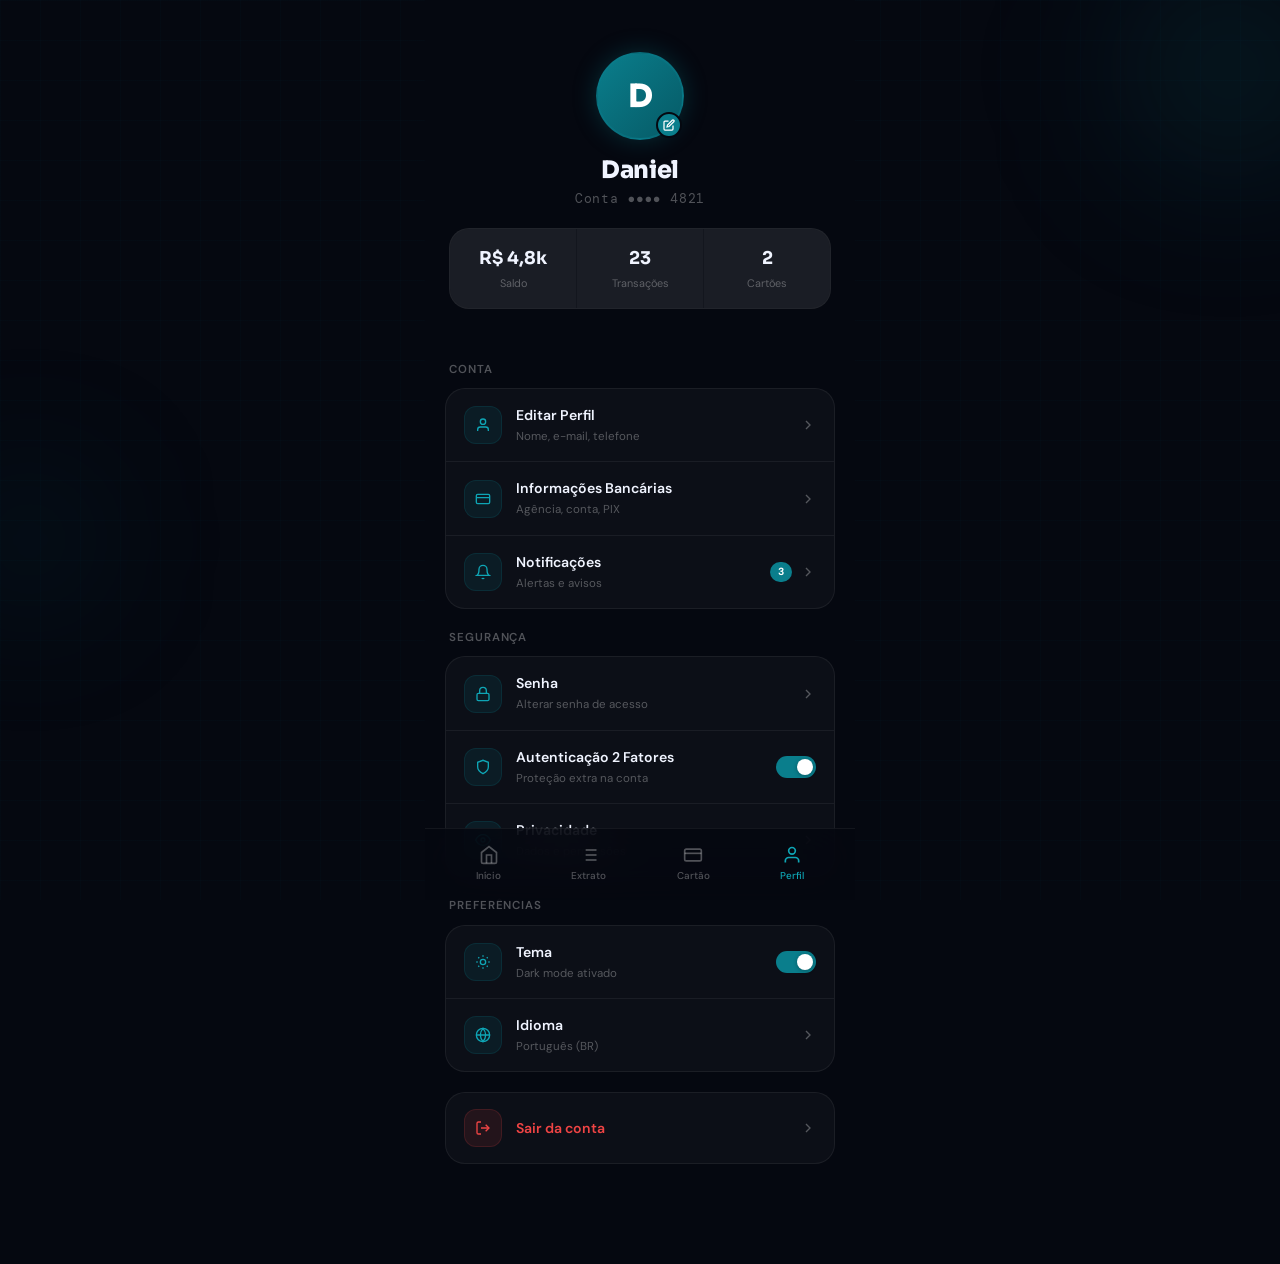
<file: pages/profile.html>
<!DOCTYPE html>
<html lang="pt-BR" data-theme="dark">
<head>
  <meta charset="UTF-8" />
  <meta name="viewport" content="width=device-width, initial-scale=1.0, maximum-scale=1.0" />
  <title>NTC Bank — Perfil</title>

  <link rel="preconnect" href="https://fonts.googleapis.com" />
  <link rel="preconnect" href="https://fonts.gstatic.com" crossorigin />
  <link href="https://fonts.googleapis.com/css2?family=Sora:wght@400;600;700;800&family=DM+Sans:wght@400;500;600&family=DM+Mono:wght@400;500&display=swap" rel="stylesheet" />

  <link rel="stylesheet" href="../css/variables.css" />
  <link rel="stylesheet" href="../css/reset.css" />
  <link rel="stylesheet" href="../css/animations.css" />
  <link rel="stylesheet" href="../css/components.css" />
  <link rel="stylesheet" href="../css/profile.css" />
</head>
<body>
<div id="app">

  <!-- Fundo -->
  <div class="profile-bg">
    <div class="profile-orb-1"></div>
    <div class="profile-orb-2"></div>
  </div>
  <div class="profile-grid"></div>

  <div class="profile-screen">
  <div class="profile-content">

    <!-- Hero -->
    <div class="profile-hero animate-fade-down">
      <div class="profile-avatar-wrap">
        <div class="profile-avatar">D</div>
        <div class="profile-avatar-edit">
          <svg width="12" height="12" viewBox="0 0 24 24" fill="none" stroke="currentColor" stroke-width="2.5">
            <path d="M11 4H4a2 2 0 0 0-2 2v14a2 2 0 0 0 2 2h14a2 2 0 0 0 2-2v-7"/>
            <path d="M18.5 2.5a2.121 2.121 0 0 1 3 3L12 15l-4 1 1-4 9.5-9.5z"/>
          </svg>
        </div>
      </div>
      <h1 class="profile-name">Daniel</h1>
      <p class="profile-account">Conta  ●●●●  4821</p>

      <div class="profile-stats">
        <div class="stat-item">
          <p class="stat-value">R$ 4,8k</p>
          <p class="stat-label">Saldo</p>
        </div>
        <div class="stat-item">
          <p class="stat-value">23</p>
          <p class="stat-label">Transações</p>
        </div>
        <div class="stat-item">
          <p class="stat-value">2</p>
          <p class="stat-label">Cartões</p>
        </div>
      </div>
    </div>

    <!-- Conta -->
    <div class="profile-section animate-fade-up delay-1">
      <p class="profile-section-title">Conta</p>
      <div class="profile-menu">

        <div class="menu-item">
          <div class="menu-item-icon">
            <svg width="16" height="16" viewBox="0 0 24 24" fill="none" stroke="currentColor" stroke-width="2">
              <path d="M20 21v-2a4 4 0 0 0-4-4H8a4 4 0 0 0-4 4v2"/>
              <circle cx="12" cy="7" r="4"/>
            </svg>
          </div>
          <div class="menu-item-info">
            <p class="menu-item-label">Editar Perfil</p>
            <p class="menu-item-sub">Nome, e-mail, telefone</p>
          </div>
          <div class="menu-item-right">
            <svg width="16" height="16" viewBox="0 0 24 24" fill="none" stroke="currentColor" stroke-width="2">
              <polyline points="9 18 15 12 9 6"/>
            </svg>
          </div>
        </div>

        <div class="menu-item">
          <div class="menu-item-icon">
            <svg width="16" height="16" viewBox="0 0 24 24" fill="none" stroke="currentColor" stroke-width="2">
              <rect x="2" y="5" width="20" height="14" rx="2"/>
              <line x1="2" y1="10" x2="22" y2="10"/>
            </svg>
          </div>
          <div class="menu-item-info">
            <p class="menu-item-label">Informações Bancárias</p>
            <p class="menu-item-sub">Agência, conta, PIX</p>
          </div>
          <div class="menu-item-right">
            <svg width="16" height="16" viewBox="0 0 24 24" fill="none" stroke="currentColor" stroke-width="2">
              <polyline points="9 18 15 12 9 6"/>
            </svg>
          </div>
        </div>

        <div class="menu-item">
          <div class="menu-item-icon">
            <svg width="16" height="16" viewBox="0 0 24 24" fill="none" stroke="currentColor" stroke-width="2">
              <path d="M18 8A6 6 0 0 0 6 8c0 7-3 9-3 9h18s-3-2-3-9"/>
              <path d="M13.73 21a2 2 0 0 1-3.46 0"/>
            </svg>
          </div>
          <div class="menu-item-info">
            <p class="menu-item-label">Notificações</p>
            <p class="menu-item-sub">Alertas e avisos</p>
          </div>
          <div class="menu-item-right">
            <span class="menu-badge">3</span>
            <svg width="16" height="16" viewBox="0 0 24 24" fill="none" stroke="currentColor" stroke-width="2">
              <polyline points="9 18 15 12 9 6"/>
            </svg>
          </div>
        </div>

      </div>
    </div>

    <!-- Segurança -->
    <div class="profile-section animate-fade-up delay-2">
      <p class="profile-section-title">Segurança</p>
      <div class="profile-menu">

        <div class="menu-item">
          <div class="menu-item-icon">
            <svg width="16" height="16" viewBox="0 0 24 24" fill="none" stroke="currentColor" stroke-width="2">
              <rect x="3" y="11" width="18" height="11" rx="2"/>
              <path d="M7 11V7a5 5 0 0 1 10 0v4"/>
            </svg>
          </div>
          <div class="menu-item-info">
            <p class="menu-item-label">Senha</p>
            <p class="menu-item-sub">Alterar senha de acesso</p>
          </div>
          <div class="menu-item-right">
            <svg width="16" height="16" viewBox="0 0 24 24" fill="none" stroke="currentColor" stroke-width="2">
              <polyline points="9 18 15 12 9 6"/>
            </svg>
          </div>
        </div>

        <div class="menu-item">
          <div class="menu-item-icon">
            <svg width="16" height="16" viewBox="0 0 24 24" fill="none" stroke="currentColor" stroke-width="2">
              <path d="M12 22s8-4 8-10V5l-8-3-8 3v7c0 6 8 10 8 10z"/>
            </svg>
          </div>
          <div class="menu-item-info">
            <p class="menu-item-label">Autenticação 2 Fatores</p>
            <p class="menu-item-sub">Proteção extra na conta</p>
          </div>
          <div class="menu-item-right">
            <div class="toggle on" onclick="this.classList.toggle('on')"></div>
          </div>
        </div>

        <div class="menu-item">
          <div class="menu-item-icon">
            <svg width="16" height="16" viewBox="0 0 24 24" fill="none" stroke="currentColor" stroke-width="2">
              <path d="M1 12s4-8 11-8 11 8 11 8-4 8-11 8-11-8-11-8z"/>
              <circle cx="12" cy="12" r="3"/>
            </svg>
          </div>
          <div class="menu-item-info">
            <p class="menu-item-label">Privacidade</p>
            <p class="menu-item-sub">Dados e permissões</p>
          </div>
          <div class="menu-item-right">
            <svg width="16" height="16" viewBox="0 0 24 24" fill="none" stroke="currentColor" stroke-width="2">
              <polyline points="9 18 15 12 9 6"/>
            </svg>
          </div>
        </div>

      </div>
    </div>

    <!-- Preferências -->
    <div class="profile-section animate-fade-up delay-3">
      <p class="profile-section-title">Preferências</p>
      <div class="profile-menu">

        <div class="menu-item">
          <div class="menu-item-icon">
            <svg width="16" height="16" viewBox="0 0 24 24" fill="none" stroke="currentColor" stroke-width="2">
              <circle cx="12" cy="12" r="4"/>
              <path d="M12 2v2M12 20v2M4.93 4.93l1.41 1.41M17.66 17.66l1.41 1.41M2 12h2M20 12h2M4.93 19.07l1.41-1.41M17.66 6.34l1.41-1.41"/>
            </svg>
          </div>
          <div class="menu-item-info">
            <p class="menu-item-label">Tema</p>
            <p class="menu-item-sub">Dark mode ativado</p>
          </div>
          <div class="menu-item-right">
            <div class="toggle on" onclick="this.classList.toggle('on')"></div>
          </div>
        </div>

        <div class="menu-item">
          <div class="menu-item-icon">
            <svg width="16" height="16" viewBox="0 0 24 24" fill="none" stroke="currentColor" stroke-width="2">
              <circle cx="12" cy="12" r="10"/>
              <line x1="2" y1="12" x2="22" y2="12"/>
              <path d="M12 2a15.3 15.3 0 0 1 4 10 15.3 15.3 0 0 1-4 10 15.3 15.3 0 0 1-4-10 15.3 15.3 0 0 1 4-10z"/>
            </svg>
          </div>
          <div class="menu-item-info">
            <p class="menu-item-label">Idioma</p>
            <p class="menu-item-sub">Português (BR)</p>
          </div>
          <div class="menu-item-right">
            <svg width="16" height="16" viewBox="0 0 24 24" fill="none" stroke="currentColor" stroke-width="2">
              <polyline points="9 18 15 12 9 6"/>
            </svg>
          </div>
        </div>

      </div>
    </div>

    <!-- Sair -->
    <div class="profile-section animate-fade-up delay-4" style="margin-bottom: 12px;">
      <div class="profile-menu">
        <div class="menu-item" onclick="window.location.href='../index.html'">
          <div class="menu-item-icon danger">
            <svg width="16" height="16" viewBox="0 0 24 24" fill="none" stroke="currentColor" stroke-width="2">
              <path d="M9 21H5a2 2 0 0 1-2-2V5a2 2 0 0 1 2-2h4"/>
              <polyline points="16 17 21 12 16 7"/>
              <line x1="21" y1="12" x2="9" y2="12"/>
            </svg>
          </div>
          <div class="menu-item-info">
            <p class="menu-item-label danger">Sair da conta</p>
          </div>
          <div class="menu-item-right">
            <svg width="16" height="16" viewBox="0 0 24 24" fill="none" stroke="currentColor" stroke-width="2">
              <polyline points="9 18 15 12 9 6"/>
            </svg>
          </div>
        </div>
      </div>
    </div>

  </div>
  </div>

  <!-- Navbar -->
  <nav class="bottom-navbar">
    <div class="nav-item" onclick="window.location.href='dashboard.html'">
      <svg width="20" height="20" viewBox="0 0 24 24" fill="none" stroke="currentColor" stroke-width="2">
        <path d="M3 9l9-7 9 7v11a2 2 0 0 1-2 2H5a2 2 0 0 1-2-2z"/>
        <polyline points="9 22 9 12 15 12 15 22"/>
      </svg>
      <span class="nav-label">Início</span>
    </div>
    <div class="nav-item" onclick="window.location.href='transactions.html'">
      <svg width="20" height="20" viewBox="0 0 24 24" fill="none" stroke="currentColor" stroke-width="2">
        <line x1="8" y1="6" x2="21" y2="6"/>
        <line x1="8" y1="12" x2="21" y2="12"/>
        <line x1="8" y1="18" x2="21" y2="18"/>
        <line x1="3" y1="6" x2="3.01" y2="6"/>
        <line x1="3" y1="12" x2="3.01" y2="12"/>
        <line x1="3" y1="18" x2="3.01" y2="18"/>
      </svg>
      <span class="nav-label">Extrato</span>
    </div>
    <div class="nav-item" onclick="window.location.href='card.html'">
      <svg width="20" height="20" viewBox="0 0 24 24" fill="none" stroke="currentColor" stroke-width="2">
        <rect x="2" y="5" width="20" height="14" rx="2"/>
        <line x1="2" y1="10" x2="22" y2="10"/>
      </svg>
      <span class="nav-label">Cartão</span>
    </div>
    <div class="nav-item active">
      <svg width="20" height="20" viewBox="0 0 24 24" fill="none" stroke="currentColor" stroke-width="2">
        <path d="M20 21v-2a4 4 0 0 0-4-4H8a4 4 0 0 0-4 4v2"/>
        <circle cx="12" cy="7" r="4"/>
      </svg>
      <span class="nav-label">Perfil</span>
    </div>
  </nav>

</div>
<script src="../js/theme.js"></script>
</body>
</html>
</file>
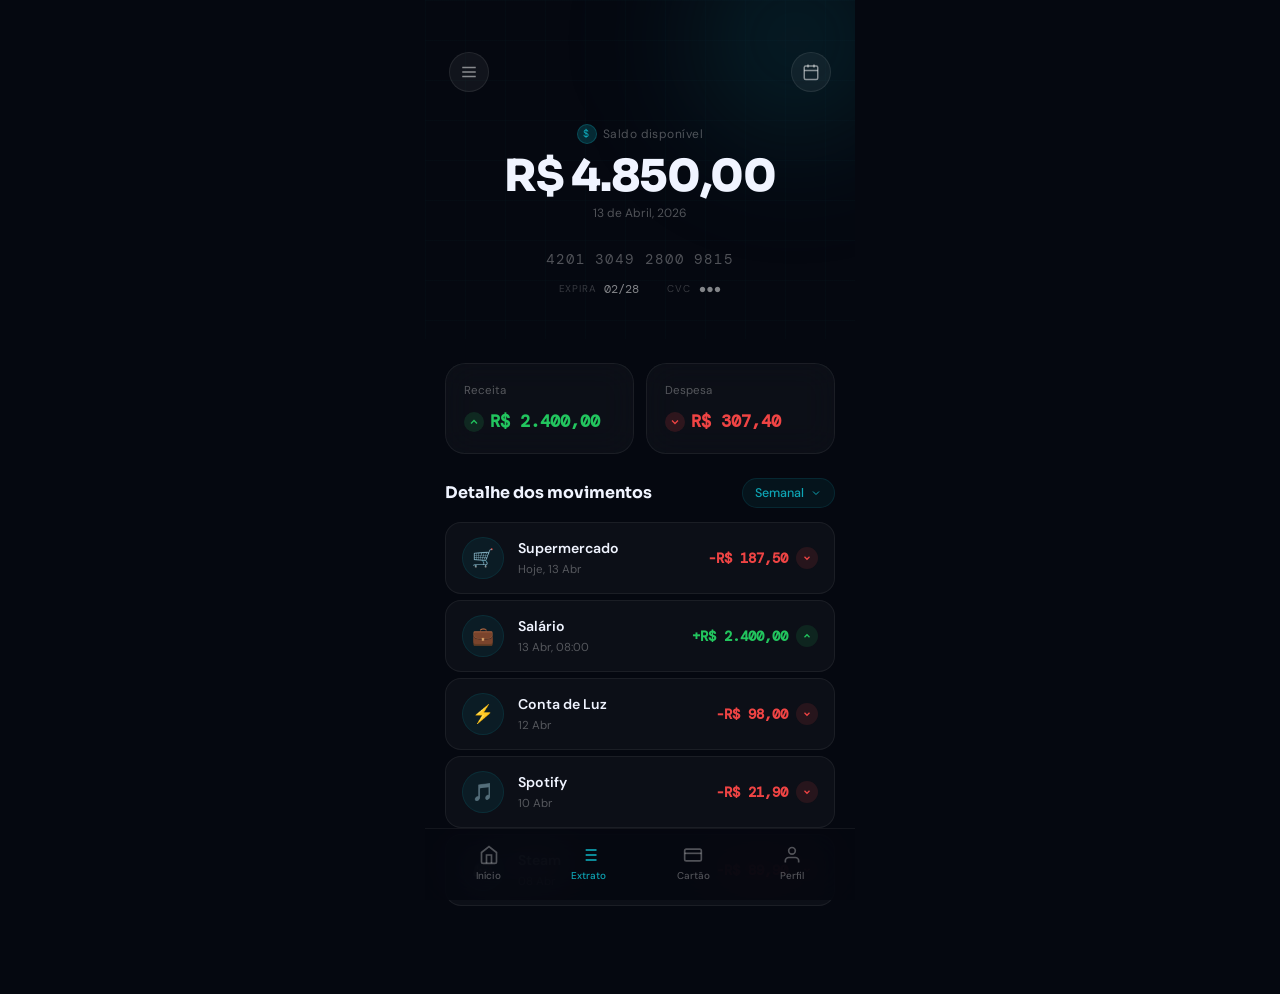
<file: pages/transactions.html>
<!DOCTYPE html>
<html lang="pt-BR" data-theme="dark">
<head>
  <meta charset="UTF-8" />
  <meta name="viewport" content="width=device-width, initial-scale=1.0, maximum-scale=1.0" />
  <title>NTC Bank — Extrato</title>

  <link rel="preconnect" href="https://fonts.googleapis.com" />
  <link rel="preconnect" href="https://fonts.gstatic.com" crossorigin />
  <link href="https://fonts.googleapis.com/css2?family=Sora:wght@400;600;700;800&family=DM+Sans:wght@400;500;600&family=DM+Mono:wght@400;500&display=swap" rel="stylesheet" />

  <link rel="stylesheet" href="../css/variables.css" />
  <link rel="stylesheet" href="../css/reset.css" />
  <link rel="stylesheet" href="../css/animations.css" />
  <link rel="stylesheet" href="../css/components.css" />
  <link rel="stylesheet" href="../css/transactions.css" />
</head>
<body>
<div id="app">
<div class="transactions-screen">

  <!-- Hero -->
  <div class="trans-hero">
    <div class="trans-grid"></div>

    <div class="trans-hero-header animate-fade-down">
      <button class="trans-icon-btn">
        <svg width="18" height="18" viewBox="0 0 24 24" fill="none" stroke="currentColor" stroke-width="2">
          <line x1="3" y1="6" x2="21" y2="6"/>
          <line x1="3" y1="12" x2="21" y2="12"/>
          <line x1="3" y1="18" x2="21" y2="18"/>
        </svg>
      </button>
      <button class="trans-icon-btn">
        <svg width="18" height="18" viewBox="0 0 24 24" fill="none" stroke="currentColor" stroke-width="2">
          <rect x="3" y="4" width="18" height="18" rx="2"/>
          <line x1="16" y1="2" x2="16" y2="6"/>
          <line x1="8" y1="2" x2="8" y2="6"/>
          <line x1="3" y1="10" x2="21" y2="10"/>
        </svg>
      </button>
    </div>

    <div class="trans-hero-center animate-fade-up delay-1">
      <div class="trans-balance-label">
        <span class="trans-balance-label-dot">$</span>
        Saldo disponível
      </div>
      <h2 class="trans-balance-amount">R$ 4.850,00</h2>
      <p class="trans-balance-date">13 de Abril, 2026</p>
    </div>

    <div class="trans-card-info animate-fade-up delay-2">
      <p class="trans-card-number">4201  3049  2800  9815</p>
      <div class="trans-card-fields">
        <div class="trans-card-field">
          <label>Expira</label>
          <span>02/28</span>
        </div>
        <div class="trans-card-field">
          <label>CVC</label>
          <span>●●●</span>
        </div>
      </div>
    </div>
  </div>

  <!-- Resumo -->
  <div class="trans-summary animate-fade-up delay-2">
    <div class="summary-card">
      <p class="summary-label">Receita</p>
      <div class="summary-value income">
        <div class="summary-icon income">
          <svg width="12" height="12" viewBox="0 0 24 24" fill="none" stroke="currentColor" stroke-width="2.5">
            <polyline points="6 15 12 9 18 15"/>
          </svg>
        </div>
        R$ 2.400,00
      </div>
    </div>
    <div class="summary-card">
      <p class="summary-label">Despesa</p>
      <div class="summary-value expense">
        <div class="summary-icon expense">
          <svg width="12" height="12" viewBox="0 0 24 24" fill="none" stroke="currentColor" stroke-width="2.5">
            <polyline points="6 9 12 15 18 9"/>
          </svg>
        </div>
        R$ 307,40
      </div>
    </div>
  </div>

  <!-- Movimentos -->
  <div class="movements-header animate-fade-up delay-3">
    <h3 class="movements-title">Detalhe dos movimentos</h3>
    <div class="movements-filter">
      Semanal
      <svg width="12" height="12" viewBox="0 0 24 24" fill="none" stroke="currentColor" stroke-width="2">
        <polyline points="6 9 12 15 18 9"/>
      </svg>
    </div>
  </div>

  <div class="trans-list animate-fade-up delay-3">

    <div class="trans-item">
      <div class="trans-item-icon">🛒</div>
      <div class="trans-item-info">
        <p class="trans-item-name">Supermercado</p>
        <p class="trans-item-date">Hoje, 13 Abr</p>
      </div>
      <div class="trans-item-right">
        <span class="trans-item-amount debit">-R$ 187,50</span>
        <div class="trans-arrow debit">
          <svg width="10" height="10" viewBox="0 0 24 24" fill="none" stroke="currentColor" stroke-width="3">
            <polyline points="6 9 12 15 18 9"/>
          </svg>
        </div>
      </div>
    </div>

    <div class="trans-item">
      <div class="trans-item-icon">💼</div>
      <div class="trans-item-info">
        <p class="trans-item-name">Salário</p>
        <p class="trans-item-date">13 Abr, 08:00</p>
      </div>
      <div class="trans-item-right">
        <span class="trans-item-amount credit">+R$ 2.400,00</span>
        <div class="trans-arrow credit">
          <svg width="10" height="10" viewBox="0 0 24 24" fill="none" stroke="currentColor" stroke-width="3">
            <polyline points="6 15 12 9 18 15"/>
          </svg>
        </div>
      </div>
    </div>

    <div class="trans-item">
      <div class="trans-item-icon">⚡</div>
      <div class="trans-item-info">
        <p class="trans-item-name">Conta de Luz</p>
        <p class="trans-item-date">12 Abr</p>
      </div>
      <div class="trans-item-right">
        <span class="trans-item-amount debit">-R$ 98,00</span>
        <div class="trans-arrow debit">
          <svg width="10" height="10" viewBox="0 0 24 24" fill="none" stroke="currentColor" stroke-width="3">
            <polyline points="6 9 12 15 18 9"/>
          </svg>
        </div>
      </div>
    </div>

    <div class="trans-item">
      <div class="trans-item-icon">🎵</div>
      <div class="trans-item-info">
        <p class="trans-item-name">Spotify</p>
        <p class="trans-item-date">10 Abr</p>
      </div>
      <div class="trans-item-right">
        <span class="trans-item-amount debit">-R$ 21,90</span>
        <div class="trans-arrow debit">
          <svg width="10" height="10" viewBox="0 0 24 24" fill="none" stroke="currentColor" stroke-width="3">
            <polyline points="6 9 12 15 18 9"/>
          </svg>
        </div>
      </div>
    </div>

    <div class="trans-item">
      <div class="trans-item-icon">🎮</div>
      <div class="trans-item-info">
        <p class="trans-item-name">Steam</p>
        <p class="trans-item-date">08 Abr</p>
      </div>
      <div class="trans-item-right">
        <span class="trans-item-amount debit">-R$ 89,90</span>
        <div class="trans-arrow debit">
          <svg width="10" height="10" viewBox="0 0 24 24" fill="none" stroke="currentColor" stroke-width="3">
            <polyline points="6 9 12 15 18 9"/>
          </svg>
        </div>
      </div>
    </div>

  </div>

</div>

<!-- Navbar -->
<nav class="bottom-navbar">
  <div class="nav-item" onclick="window.location.href='dashboard.html'">
    <svg width="20" height="20" viewBox="0 0 24 24" fill="none" stroke="currentColor" stroke-width="2">
      <path d="M3 9l9-7 9 7v11a2 2 0 0 1-2 2H5a2 2 0 0 1-2-2z"/>
      <polyline points="9 22 9 12 15 12 15 22"/>
    </svg>
    <span class="nav-label">Início</span>
  </div>
  <div class="nav-item active">
    <svg width="20" height="20" viewBox="0 0 24 24" fill="none" stroke="currentColor" stroke-width="2">
      <line x1="8" y1="6" x2="21" y2="6"/>
      <line x1="8" y1="12" x2="21" y2="12"/>
      <line x1="8" y1="18" x2="21" y2="18"/>
      <line x1="3" y1="6" x2="3.01" y2="6"/>
      <line x1="3" y1="12" x2="3.01" y2="12"/>
      <line x1="3" y1="18" x2="3.01" y2="18"/>
    </svg>
    <span class="nav-label">Extrato</span>
  </div>
  <div class="nav-item" onclick="window.location.href='card.html'">
    <svg width="20" height="20" viewBox="0 0 24 24" fill="none" stroke="currentColor" stroke-width="2">
      <rect x="2" y="5" width="20" height="14" rx="2"/>
      <line x1="2" y1="10" x2="22" y2="10"/>
    </svg>
    <span class="nav-label">Cartão</span>
  </div>
  <div class="nav-item" onclick="window.location.href='profile.html'">
    <svg width="20" height="20" viewBox="0 0 24 24" fill="none" stroke="currentColor" stroke-width="2">
      <path d="M20 21v-2a4 4 0 0 0-4-4H8a4 4 0 0 0-4 4v2"/>
      <circle cx="12" cy="7" r="4"/>
    </svg>
    <span class="nav-label">Perfil</span>
  </div>
</nav>

</div>
<script src="../js/theme.js"></script>
</body>
</html>
</file>
<file: css/variables.css>
/* ============================================
   NTC BANK — Design Tokens
   ============================================ */

:root {
  /* --- Cores principais --- */
  --color-petroleum:       #0A7E8C;
  --color-petroleum-light: #0EA5B5;
  --color-petroleum-dark:  #065A66;
  --color-petroleum-glow:  rgba(10, 126, 140, 0.25);

  --color-success: #22C55E;
  --color-danger:  #EF4444;
  --color-warning: #F59E0B;

  /* --- Superfícies --- */
  --bg-base:    #050810;
  --bg-surface: #0D1421;
  --bg-card:    #131C2E;
  --bg-card-2:  #182035;
  --bg-input:   #1A2540;

  /* --- Glass --- */
  --bg-glass-1:     rgba(255,255,255,0.03);
  --bg-glass-2:     rgba(255,255,255,0.05);
  --bg-glass-3:     rgba(255,255,255,0.08);
  --bg-glass-hover: rgba(255,255,255,0.06);

  /* --- Bordas --- */
  --border-subtle: rgba(255,255,255,0.06);
  --border-medium: rgba(255,255,255,0.10);
  --border-accent: rgba(10,126,140,0.4);
  --border-glass:  rgba(255,255,255,0.08);

  /* --- Texto --- */
  --text-primary:   #F0F4FF;
  --text-secondary: rgba(255,255,255,0.5);
  --text-muted:     rgba(255,255,255,0.3);
  --text-faint:     rgba(255,255,255,0.2);

  /* --- Gradientes --- */
  --gradient-card: linear-gradient(135deg, #0A7E8C 0%, #065A66 100%);
  --gradient-hero: linear-gradient(135deg, rgba(10,126,140,0.5) 0%, rgba(6,60,80,0.7) 50%, rgba(5,15,35,0.95) 100%);

  /* --- Orbs --- */
  --orb-color-1: rgba(10,126,140,0.3);
  --orb-color-2: rgba(6,90,102,0.25);

  /* --- Grid --- */
  --grid-line: rgba(10,126,140,0.03);

  /* --- Navbar --- */
  --navbar-bg: rgba(5,8,16,0.85);

  /* --- Sombras --- */
  --shadow-glow:    0 0 24px rgba(10,126,140,0.3);
  --shadow-glow-sm: 0 0 12px rgba(10,126,140,0.2);
  --shadow-card:    0 20px 60px rgba(0,0,0,0.5);

  /* --- Tipografia --- */
  --font-display: 'Sora', sans-serif;
  --font-body:    'DM Sans', sans-serif;
  --font-mono:    'DM Mono', monospace;

  /* --- Bordas arredondadas --- */
  --radius-sm:   8px;
  --radius-md:   12px;
  --radius-lg:   16px;
  --radius-xl:   20px;
  --radius-2xl:  24px;
  --radius-full: 9999px;

  /* --- Transições --- */
  --transition-fast:   150ms ease;
  --transition-base:   250ms ease;
  --transition-slow:   400ms ease;
  --transition-spring: 300ms cubic-bezier(0.34, 1.56, 0.64, 1);

  /* --- Navbar height --- */
  --navbar-height: 72px;
}

/* ============================================
   LIGHT MODE
   ============================================ */
[data-theme="light"] {
  --bg-base:    #EEF2FF;
  --bg-surface: #FFFFFF;
  --bg-card:    #FFFFFF;
  --bg-card-2:  #E4E9F7;
  --bg-input:   #E4E9F7;

  --bg-glass-1:     rgba(0,0,0,0.02);
  --bg-glass-2:     rgba(0,0,0,0.04);
  --bg-glass-3:     rgba(0,0,0,0.06);
  --bg-glass-hover: rgba(0,0,0,0.05);

  --border-subtle: rgba(0,0,0,0.06);
  --border-medium: rgba(0,0,0,0.10);
  --border-glass:  rgba(0,0,0,0.08);

  --text-primary:   #0D1421;
  --text-secondary: rgba(0,0,0,0.5);
  --text-muted:     rgba(0,0,0,0.35);
  --text-faint:     rgba(0,0,0,0.2);

  --orb-color-1: rgba(10,126,140,0.15);
  --orb-color-2: rgba(6,90,102,0.1);

  --grid-line: rgba(10,126,140,0.04);

  --navbar-bg: rgba(238,242,255,0.9);

  --shadow-glow:    0 0 24px rgba(10,126,140,0.15);
  --shadow-glow-sm: 0 0 12px rgba(10,126,140,0.1);
  --shadow-card:    0 8px 32px rgba(0,0,0,0.12);
}
</file>
<file: css/animations.css>
/* ============================================
   NTC BANK — Animations
   ============================================ */

/* --- Keyframes --- */
@keyframes fadeIn {
  from { opacity: 0; }
  to   { opacity: 1; }
}

@keyframes fadeDown {
  from { opacity: 0; transform: translateY(-16px); }
  to   { opacity: 1; transform: translateY(0); }
}

@keyframes fadeUp {
  from { opacity: 0; transform: translateY(16px); }
  to   { opacity: 1; transform: translateY(0); }
}

@keyframes scaleIn {
  from { opacity: 0; transform: scale(0.92); }
  to   { opacity: 1; transform: scale(1); }
}

@keyframes slideInRight {
  from { opacity: 0; transform: translateX(24px); }
  to   { opacity: 1; transform: translateX(0); }
}

@keyframes slideInLeft {
  from { opacity: 0; transform: translateX(-24px); }
  to   { opacity: 1; transform: translateX(0); }
}

@keyframes pulse {
  0%, 100% { opacity: 1; }
  50%       { opacity: 0.5; }
}

@keyframes glow {
  0%, 100% { box-shadow: var(--shadow-glow-sm); }
  50%       { box-shadow: var(--shadow-glow); }
}

@keyframes spin {
  to { transform: rotate(360deg); }
}

/* --- Classes utilitárias --- */
.animate-fade-in    { animation: fadeIn    var(--transition-slow) ease both; }
.animate-fade-down  { animation: fadeDown  var(--transition-slow) ease both; }
.animate-fade-up    { animation: fadeUp    var(--transition-slow) ease both; }
.animate-scale-in   { animation: scaleIn   var(--transition-slow) ease both; }
.animate-slide-right { animation: slideInRight var(--transition-slow) ease both; }
.animate-slide-left  { animation: slideInLeft  var(--transition-slow) ease both; }
.animate-pulse      { animation: pulse 2s ease infinite; }
.animate-glow       { animation: glow  2s ease infinite; }
.animate-spin       { animation: spin  1s linear infinite; }

/* --- Delays --- */
.delay-1 { animation-delay: 100ms; }
.delay-2 { animation-delay: 200ms; }
.delay-3 { animation-delay: 300ms; }
.delay-4 { animation-delay: 400ms; }
.delay-5 { animation-delay: 500ms; }

/* --- Transição de página --- */
.page-enter {
  animation: fadeUp var(--transition-base) ease both;
}
.page-exit {
  animation: fadeIn var(--transition-fast) ease reverse both;
}
</file>
<file: css/components.css>
/* ============================================
   NTC BANK — Components
   ============================================ */

/* --- Botões --- */
.btn {
  display: inline-flex;
  align-items: center;
  justify-content: center;
  gap: 8px;
  padding: 14px 24px;
  border-radius: var(--radius-full);
  font-family: var(--font-body);
  font-size: 1rem;
  font-weight: 600;
  line-height: 1;
  cursor: pointer;
  transition: all var(--transition-base);
  white-space: nowrap;
  user-select: none;
}

.btn-primary {
  background: var(--gradient-card);
  color: #fff;
  box-shadow: var(--shadow-glow-sm);
}
.btn-primary:hover {
  box-shadow: var(--shadow-glow);
  transform: translateY(-1px);
}
.btn-primary:active {
  transform: translateY(0);
}

.btn-secondary {
  background: var(--bg-card-2);
  color: var(--text-primary);
  border: 1px solid var(--border-medium);
}
.btn-secondary:hover {
  border-color: var(--border-accent);
  background: var(--bg-card);
}

.btn-ghost {
  background: transparent;
  color: var(--text-secondary);
}
.btn-ghost:hover {
  color: var(--text-primary);
  background: var(--border-subtle);
}

.btn-full { width: 100%; }

.btn-sm {
  padding: 10px 16px;
  font-size: 0.875rem;
}

/* --- Inputs --- */
.input-group {
  display: flex;
  flex-direction: column;
  gap: 8px;
}

.input-label {
  font-size: 0.875rem;
  font-weight: 500;
  color: var(--text-secondary);
}

.input-wrapper {
  position: relative;
  display: flex;
  align-items: center;
}

.input-field {
  width: 100%;
  padding: 14px 16px;
  background: var(--bg-input);
  border: 1px solid var(--border-subtle);
  border-radius: var(--radius-md);
  color: var(--text-primary);
  font-size: 1rem;
  transition: border-color var(--transition-base), box-shadow var(--transition-base);
}
.input-field:focus {
  border-color: var(--color-petroleum);
  box-shadow: 0 0 0 3px var(--color-petroleum-glow);
}
.input-field::placeholder {
  color: var(--text-muted);
}

.input-icon {
  position: absolute;
  left: 14px;
  color: var(--text-muted);
  pointer-events: none;
}
.input-icon + .input-field {
  padding-left: 44px;
}

.input-action {
  position: absolute;
  right: 14px;
  color: var(--text-muted);
  cursor: pointer;
  transition: color var(--transition-fast);
}
.input-action:hover {
  color: var(--text-primary);
}

/* --- Cards --- */
.card {
  background: var(--bg-card);
  border: 1px solid var(--border-subtle);
  border-radius: var(--radius-xl);
  padding: 20px;
}

.card-glass {
  background: rgba(19, 28, 46, 0.6);
  backdrop-filter: blur(12px);
  -webkit-backdrop-filter: blur(12px);
  border: 1px solid var(--border-medium);
  border-radius: var(--radius-xl);
}

/* --- Badge --- */
.badge {
  display: inline-flex;
  align-items: center;
  padding: 4px 10px;
  border-radius: var(--radius-full);
  font-size: 0.75rem;
  font-weight: 600;
}
.badge-success { background: rgba(34,197,94,0.15); color: var(--color-success); }
.badge-danger  { background: rgba(239,68,68,0.15);  color: var(--color-danger); }
.badge-warning { background: rgba(245,158,11,0.15); color: var(--color-warning); }

/* --- Divider --- */
.divider {
  height: 1px;
  background: var(--border-subtle);
  margin: 16px 0;
}

/* --- Avatar --- */
.avatar {
  border-radius: var(--radius-full);
  overflow: hidden;
  background: var(--bg-card-2);
  display: flex;
  align-items: center;
  justify-content: center;
  flex-shrink: 0;
}
.avatar-sm { width: 36px; height: 36px; }
.avatar-md { width: 44px; height: 44px; }
.avatar-lg { width: 56px; height: 56px; }

/* --- Loading skeleton --- */
.skeleton {
  background: linear-gradient(90deg,
    var(--bg-card) 25%,
    var(--bg-card-2) 50%,
    var(--bg-card) 75%
  );
  background-size: 200% 100%;
  animation: skeleton-wave 1.5s ease infinite;
  border-radius: var(--radius-md);
}
@keyframes skeleton-wave {
  0%   { background-position: 200% 0; }
  100% { background-position: -200% 0; }
}
</file>
<file: css/login.css>
.login-screen {
  min-height: 100dvh;
  background: var(--bg-base);
  display: flex;
  flex-direction: column;
  position: relative;
  overflow: hidden;
  transition: background var(--transition-slow);
}

.login-bg { position: absolute; inset: 0; z-index: 0; pointer-events: none; }

.orb {
  position: absolute;
  border-radius: 50%;
  filter: blur(80px);
  animation: orbFloat 8s ease-in-out infinite;
}

.orb-1 {
  width: 280px; height: 280px;
  background: radial-gradient(circle, var(--orb-color-1) 0%, transparent 70%);
  top: -80px; right: -60px;
}

.orb-2 {
  width: 200px; height: 200px;
  background: radial-gradient(circle, var(--orb-color-2) 0%, transparent 70%);
  top: 30%; left: -80px;
  animation-delay: -3s;
}

.orb-3 {
  width: 160px; height: 160px;
  background: radial-gradient(circle, var(--orb-color-1) 0%, transparent 70%);
  bottom: 20%; right: -40px;
  animation-delay: -5s;
}

@keyframes orbFloat {
  0%, 100% { transform: translateY(0) scale(1); }
  50%       { transform: translateY(-30px) scale(1.08); }
}

.login-grid {
  position: absolute; inset: 0;
  background-image:
    linear-gradient(var(--grid-line) 1px, transparent 1px),
    linear-gradient(90deg, var(--grid-line) 1px, transparent 1px);
  background-size: 40px 40px;
  z-index: 0;
}

.login-logo-bar {
  position: relative; z-index: 2;
  display: flex; align-items: center; justify-content: space-between;
  padding: 52px 28px 0;
}

.login-logo { display: flex; align-items: center; gap: 10px; }

.login-logo-img {
  width: 36px; height: 36px;
  object-fit: contain;
  filter: brightness(0) invert(1);
  transform: rotate(90deg);
}

[data-theme="light"] .login-logo-img {
  filter: brightness(0);
}

.login-logo-name {
  font-family: var(--font-display);
  font-size: 1.1rem; font-weight: 700;
  color: var(--text-primary);
  letter-spacing: -0.01em;
}

.login-lang {
  font-size: 0.78rem;
  color: var(--text-muted);
  border: 1px solid var(--border-medium);
  padding: 4px 10px;
  border-radius: var(--radius-full);
}

.login-hero {
  position: relative; z-index: 2; flex: 1;
  display: flex; align-items: center; justify-content: center;
  padding: 32px 28px 0;
}

.hero-card-stack {
  position: relative; width: 100%; max-width: 320px; height: 200px;
}

.hero-card-back {
  position: absolute; width: 88%; height: 160px;
  top: 0; left: 50%; transform: translateX(-50%) rotate(-6deg);
  border-radius: 20px;
  background: var(--bg-glass-1);
  backdrop-filter: blur(8px); -webkit-backdrop-filter: blur(8px);
  border: 1px solid var(--border-subtle);
  animation: cardFloat 6s ease-in-out infinite;
  animation-delay: -2s;
}

.hero-card-mid {
  position: absolute; width: 92%; height: 160px;
  top: 14px; left: 50%; transform: translateX(-50%) rotate(-2deg);
  border-radius: 20px;
  background: var(--bg-glass-2);
  backdrop-filter: blur(12px); -webkit-backdrop-filter: blur(12px);
  border: 1px solid var(--border-glass);
  animation: cardFloat 6s ease-in-out infinite;
  animation-delay: -1s;
}

.hero-card-main {
  position: absolute; width: 96%; height: 170px;
  top: 28px; left: 50%; transform: translateX(-50%);
  border-radius: 20px;
  background: var(--gradient-hero);
  backdrop-filter: blur(20px); -webkit-backdrop-filter: blur(20px);
  border: 1px solid var(--border-accent);
  box-shadow: var(--shadow-card), var(--shadow-glow), inset 0 1px 0 rgba(255,255,255,0.1);
  padding: 22px 24px;
  display: flex; flex-direction: column; justify-content: space-between;
  animation: cardFloat 6s ease-in-out infinite;
  z-index: 3;
}

@keyframes cardFloat {
  0%, 100% { transform: translateX(-50%) translateY(0); }
  50%       { transform: translateX(-50%) translateY(-10px); }
}

.hero-card-top {
  display: flex; align-items: center; justify-content: space-between;
}

.hero-card-logo {
  font-family: var(--font-display);
  font-size: 0.75rem; font-weight: 700;
  color: rgba(255,255,255,0.6);
  letter-spacing: 0.1em; text-transform: uppercase;
}

.hero-card-chip {
  width: 30px; height: 22px;
  background: linear-gradient(135deg, rgba(255,255,255,0.3), rgba(255,255,255,0.1));
  border-radius: 5px; border: 1px solid rgba(255,255,255,0.2);
}

.hero-card-balance {
  font-family: var(--font-display);
  font-size: 1.5rem; font-weight: 700;
  color: #fff; letter-spacing: -0.02em;
}

.hero-card-bottom {
  display: flex; align-items: flex-end; justify-content: space-between;
}

.hero-card-num {
  font-family: var(--font-mono);
  font-size: 0.72rem; color: rgba(255,255,255,0.45); letter-spacing: 0.1em;
}

.hero-card-holder {
  font-size: 0.7rem; font-weight: 600;
  color: rgba(255,255,255,0.55);
  letter-spacing: 0.08em; text-transform: uppercase;
}

.login-bottom {
  position: relative; z-index: 2;
  padding: 36px 28px 44px;
}

.login-headline {
  font-family: var(--font-display);
  font-size: 2rem; font-weight: 800;
  color: var(--text-primary);
  line-height: 1.1; letter-spacing: -0.03em; margin-bottom: 8px;
}

.login-headline span { color: var(--color-petroleum-light); }

.login-sub {
  font-size: 0.875rem; color: var(--text-secondary);
  line-height: 1.5; margin-bottom: 32px; max-width: 280px;
}

.login-form-glass {
  background: var(--bg-glass-1);
  backdrop-filter: blur(16px); -webkit-backdrop-filter: blur(16px);
  border: 1px solid var(--border-glass);
  border-radius: var(--radius-2xl);
  padding: 24px;
  display: flex; flex-direction: column; gap: 16px;
  margin-bottom: 20px;
}

.input-glass {
  width: 100%; padding: 14px 16px;
  background: var(--bg-glass-2);
  border: 1px solid var(--border-glass);
  border-radius: var(--radius-md);
  color: var(--text-primary);
  font-size: 0.95rem;
  transition: border-color var(--transition-base), box-shadow var(--transition-base);
}
.input-glass:focus {
  border-color: rgba(10,126,140,0.6);
  box-shadow: 0 0 0 3px rgba(10,126,140,0.15);
  outline: none;
}
.input-glass::placeholder { color: var(--text-muted); }

.input-glass-wrapper { position: relative; display: flex; align-items: center; }

.input-glass-icon {
  position: absolute; left: 14px;
  color: var(--text-muted); pointer-events: none;
}
.input-glass-icon + .input-glass { padding-left: 44px; }

.input-glass-action {
  position: absolute; right: 14px;
  color: var(--text-muted); cursor: pointer;
  transition: color var(--transition-fast);
}
.input-glass-action:hover { color: var(--text-primary); }

.login-row {
  display: flex; align-items: center; justify-content: space-between;
}

.checkbox-glass {
  display: flex; align-items: center; gap: 8px;
  cursor: pointer; font-size: 0.82rem;
  color: var(--text-secondary); user-select: none;
}

.checkbox-glass input[type="checkbox"] {
  width: 16px; height: 16px;
  border: 1.5px solid var(--border-medium);
  border-radius: 4px;
  background: var(--bg-glass-2);
  cursor: pointer; appearance: none; -webkit-appearance: none;
  transition: all var(--transition-fast); flex-shrink: 0;
}
.checkbox-glass input[type="checkbox"]:checked {
  background: var(--color-petroleum);
  border-color: var(--color-petroleum);
  background-image: url("data:image/svg+xml,%3Csvg width='10' height='8' viewBox='0 0 10 8' fill='none' xmlns='http://www.w3.org/2000/svg'%3E%3Cpath d='M1 4l3 3 5-6' stroke='white' stroke-width='1.5' stroke-linecap='round' stroke-linejoin='round'/%3E%3C/svg%3E");
  background-repeat: no-repeat; background-position: center;
}

.forgot-glass {
  font-size: 0.82rem; color: var(--color-petroleum-light);
  font-weight: 500; cursor: pointer;
  transition: opacity var(--transition-fast);
}
.forgot-glass:hover { opacity: 0.75; }

.btn-login {
  width: 100%; padding: 16px;
  border-radius: var(--radius-full);
  background: linear-gradient(135deg, var(--color-petroleum-light), var(--color-petroleum-dark));
  color: #fff;
  font-family: var(--font-display);
  font-size: 1rem; font-weight: 700;
  cursor: pointer; border: none;
  box-shadow: var(--shadow-glow), 0 4px 16px rgba(0,0,0,0.3);
  transition: all var(--transition-base);
  position: relative; overflow: hidden;
}
.btn-login::before {
  content: ''; position: absolute;
  top: 0; left: -100%; width: 100%; height: 100%;
  background: linear-gradient(90deg, transparent, rgba(255,255,255,0.1), transparent);
  transition: left 0.5s ease;
}
.btn-login:hover::before { left: 100%; }
.btn-login:hover {
  box-shadow: 0 0 40px rgba(10,126,140,0.6), 0 4px 20px rgba(0,0,0,0.4);
  transform: translateY(-1px);
}

.login-divider {
  display: flex; align-items: center; gap: 12px;
  color: var(--text-muted); font-size: 0.78rem;
}
.login-divider::before,
.login-divider::after {
  content: ''; flex: 1; height: 1px;
  background: var(--border-subtle);
}

.login-footer-text {
  text-align: center; font-size: 0.875rem; color: var(--text-secondary);
}
.login-footer-text a {
  color: var(--color-petroleum-light); font-weight: 600; cursor: pointer;
}
</file>
<file: css/cadastro.css>
/* ============================================
   NTC BANK — Cadastro (Premium)
   ============================================ */

.cadastro-screen {
  min-height: 100dvh;
  background: var(--bg-base);
  display: flex;
  flex-direction: column;
  position: relative;
  overflow: hidden;
  transition: background var(--transition-slow);
}

.cadastro-bg { position: absolute; inset: 0; z-index: 0; pointer-events: none; }

.cadastro-orb-1 {
  position: absolute; width: 280px; height: 280px;
  top: -80px; left: -60px;
  background: radial-gradient(circle, var(--orb-color-1) 0%, transparent 70%);
  filter: blur(80px); border-radius: 50%;
  animation: orbFloat 8s ease-in-out infinite;
}

.cadastro-orb-2 {
  position: absolute; width: 200px; height: 200px;
  bottom: 20%; right: -60px;
  background: radial-gradient(circle, var(--orb-color-2) 0%, transparent 70%);
  filter: blur(70px); border-radius: 50%;
  animation: orbFloat 8s ease-in-out infinite; animation-delay: -3s;
}

.cadastro-grid {
  position: absolute; inset: 0;
  background-image:
    linear-gradient(var(--grid-line) 1px, transparent 1px),
    linear-gradient(90deg, var(--grid-line) 1px, transparent 1px);
  background-size: 40px 40px; z-index: 0;
}

/* --- Header --- */
.cadastro-header {
  position: relative; z-index: 2;
  display: flex; align-items: center; justify-content: space-between;
  padding: 52px 28px 0;
}

.cadastro-logo { display: flex; align-items: center; gap: 10px; }

.cadastro-logo-img {
  width: 36px; height: 36px; object-fit: contain;
  filter: brightness(0) invert(1); transform: rotate(90deg);
}
[data-theme="light"] .cadastro-logo-img { filter: brightness(0); }

.cadastro-logo-name {
  font-family: var(--font-display); font-size: 1.1rem; font-weight: 700;
  color: var(--text-primary); letter-spacing: -0.01em;
}

.cadastro-back {
  width: 40px; height: 40px; border-radius: var(--radius-full);
  background: var(--bg-glass-2); border: 1px solid var(--border-glass);
  display: flex; align-items: center; justify-content: center;
  color: var(--text-secondary); cursor: pointer;
  transition: all var(--transition-base);
}
.cadastro-back:hover { border-color: var(--border-accent); color: var(--color-petroleum-light); }

/* --- Conteúdo --- */
.cadastro-content {
  position: relative; z-index: 2;
  padding: 32px 28px 44px;
  flex: 1; display: flex; flex-direction: column;
}

.cadastro-title {
  font-family: var(--font-display); font-size: 2rem; font-weight: 800;
  color: var(--text-primary); line-height: 1.1;
  letter-spacing: -0.03em; margin-bottom: 8px;
}

.cadastro-title span { color: var(--color-petroleum-light); }

.cadastro-sub {
  font-size: 0.875rem; color: var(--text-secondary);
  line-height: 1.5; margin-bottom: 32px;
}

/* --- Steps --- */
.cadastro-steps {
  display: flex; align-items: center; gap: 6px;
  margin-bottom: 28px;
}

.step-dot {
  height: 4px; border-radius: var(--radius-full);
  transition: all var(--transition-base);
}
.step-dot.active { width: 24px; background: var(--color-petroleum-light); }
.step-dot.done   { width: 12px; background: var(--color-petroleum); }
.step-dot.idle   { width: 12px; background: var(--border-medium); }

/* --- Form --- */
.cadastro-form {
  background: var(--bg-glass-1);
  backdrop-filter: blur(16px); -webkit-backdrop-filter: blur(16px);
  border: 1px solid var(--border-glass);
  border-radius: var(--radius-2xl);
  padding: 24px;
  display: flex; flex-direction: column; gap: 16px;
  margin-bottom: 20px; flex: 1;
}

.form-row { display: grid; grid-template-columns: 1fr 1fr; gap: 12px; }

.input-group { display: flex; flex-direction: column; gap: 6px; }

.input-label {
  font-size: 0.78rem; font-weight: 500;
  color: var(--text-secondary); padding-left: 2px;
}

.input-glass {
  width: 100%; padding: 14px 16px;
  background: var(--bg-glass-2); border: 1px solid var(--border-glass);
  border-radius: var(--radius-md); color: var(--text-primary); font-size: 0.92rem;
  transition: border-color var(--transition-base), box-shadow var(--transition-base);
}
.input-glass:focus {
  border-color: rgba(10,126,140,0.6);
  box-shadow: 0 0 0 3px rgba(10,126,140,0.12); outline: none;
}
.input-glass::placeholder { color: var(--text-muted); }

.input-glass-wrapper { position: relative; display: flex; align-items: center; }
.input-glass-icon { position: absolute; left: 14px; color: var(--text-muted); pointer-events: none; }
.input-glass-icon + .input-glass { padding-left: 44px; }
.input-glass-action { position: absolute; right: 14px; color: var(--text-muted); cursor: pointer; transition: color var(--transition-fast); }
.input-glass-action:hover { color: var(--text-primary); }

/* --- Termos --- */
.cadastro-terms {
  display: flex; align-items: flex-start; gap: 10px;
  font-size: 0.78rem; color: var(--text-secondary); line-height: 1.4;
}

.cadastro-terms input[type="checkbox"] {
  width: 16px; height: 16px; margin-top: 1px;
  border: 1.5px solid var(--border-medium);
  border-radius: 4px; background: var(--bg-glass-2);
  cursor: pointer; appearance: none; -webkit-appearance: none;
  transition: all var(--transition-fast); flex-shrink: 0;
}
.cadastro-terms input[type="checkbox"]:checked {
  background: var(--color-petroleum); border-color: var(--color-petroleum);
  background-image: url("data:image/svg+xml,%3Csvg width='10' height='8' viewBox='0 0 10 8' fill='none' xmlns='http://www.w3.org/2000/svg'%3E%3Cpath d='M1 4l3 3 5-6' stroke='white' stroke-width='1.5' stroke-linecap='round' stroke-linejoin='round'/%3E%3C/svg%3E");
  background-repeat: no-repeat; background-position: center;
}

.cadastro-terms a { color: var(--color-petroleum-light); font-weight: 500; cursor: pointer; }

/* --- Botão --- */
.btn-cadastro {
  width: 100%; padding: 16px; border-radius: var(--radius-full);
  background: linear-gradient(135deg, var(--color-petroleum-light), var(--color-petroleum-dark));
  color: #fff; font-family: var(--font-display); font-size: 1rem; font-weight: 700;
  cursor: pointer; border: none;
  box-shadow: var(--shadow-glow), 0 4px 16px rgba(0,0,0,0.3);
  transition: all var(--transition-base); position: relative; overflow: hidden;
}
.btn-cadastro::before {
  content: ''; position: absolute; top: 0; left: -100%; width: 100%; height: 100%;
  background: linear-gradient(90deg, transparent, rgba(255,255,255,0.1), transparent);
  transition: left 0.5s ease;
}
.btn-cadastro:hover::before { left: 100%; }
.btn-cadastro:hover { box-shadow: 0 0 40px rgba(10,126,140,0.6), 0 4px 20px rgba(0,0,0,0.4); transform: translateY(-1px); }
.btn-cadastro:disabled { opacity: 0.4; cursor: not-allowed; transform: none; box-shadow: none; }

/* --- Divider --- */
.cadastro-divider {
  display: flex; align-items: center; gap: 12px;
  color: var(--text-muted); font-size: 0.78rem; margin: 4px 0;
}
.cadastro-divider::before,
.cadastro-divider::after { content: ''; flex: 1; height: 1px; background: var(--border-subtle); }

/* --- Footer --- */
.cadastro-footer {
  text-align: center; font-size: 0.875rem; color: var(--text-secondary); margin-top: 4px;
}
.cadastro-footer a { color: var(--color-petroleum-light); font-weight: 600; cursor: pointer; }

/* --- Sucesso --- */
.cadastro-success {
  position: fixed; inset: 0; background: var(--bg-base); z-index: 300;
  display: flex; flex-direction: column; align-items: center; justify-content: center;
  opacity: 0; pointer-events: none; transition: opacity var(--transition-slow);
  text-align: center; padding: 40px;
}
.cadastro-success.active { opacity: 1; pointer-events: all; }

.success-icon {
  width: 80px; height: 80px; border-radius: 50%;
  background: rgba(34,197,94,0.15); border: 2px solid rgba(34,197,94,0.3);
  display: flex; align-items: center; justify-content: center;
  color: var(--color-success); margin: 0 auto 24px;
}

.success-title { font-family: var(--font-display); font-size: 1.5rem; font-weight: 800; color: var(--text-primary); margin-bottom: 8px; }
.success-sub { font-size: 0.875rem; color: var(--text-secondary); margin-bottom: 40px; line-height: 1.5; }
</file>
<file: css/card.css>
.card-screen {
  min-height: 100dvh; background: var(--bg-base);
  padding-bottom: calc(var(--navbar-height) + 16px);
  position: relative; overflow-x: hidden;
  transition: background var(--transition-slow);
}

.card-bg { position: fixed; inset: 0; z-index: 0; pointer-events: none; }

.card-orb-1 {
  position: absolute; width: 260px; height: 260px;
  top: -60px; left: -80px;
  background: radial-gradient(circle, var(--orb-color-1) 0%, transparent 70%);
  filter: blur(80px); border-radius: 50%;
  animation: orbFloat 8s ease-in-out infinite;
}

.card-orb-2 {
  position: absolute; width: 200px; height: 200px;
  bottom: 30%; right: -60px;
  background: radial-gradient(circle, var(--orb-color-2) 0%, transparent 70%);
  filter: blur(70px); border-radius: 50%;
  animation: orbFloat 8s ease-in-out infinite; animation-delay: -4s;
}

.card-grid {
  position: fixed; inset: 0;
  background-image:
    linear-gradient(var(--grid-line) 1px, transparent 1px),
    linear-gradient(90deg, var(--grid-line) 1px, transparent 1px);
  background-size: 40px 40px; pointer-events: none;
}

.card-content { position: relative; z-index: 1; }

.card-header {
  display: flex; align-items: center; justify-content: space-between;
  padding: 52px 24px 28px;
}

.card-header-title {
  font-family: var(--font-display); font-size: 1.375rem; font-weight: 700;
  color: var(--text-primary); letter-spacing: -0.02em;
}

.card-header-actions { display: flex; gap: 10px; }

.card-icon-btn {
  width: 40px; height: 40px; border-radius: var(--radius-full);
  background: var(--bg-glass-2); border: 1px solid var(--border-glass);
  display: flex; align-items: center; justify-content: center;
  color: var(--text-secondary); cursor: pointer;
  transition: all var(--transition-base);
}
.card-icon-btn:hover { border-color: var(--border-accent); color: var(--color-petroleum-light); }

.wallet-card {
  margin: 0 20px 24px; padding: 26px; border-radius: 24px;
  background: var(--gradient-hero);
  backdrop-filter: blur(24px); -webkit-backdrop-filter: blur(24px);
  border: 1px solid var(--border-accent);
  box-shadow: var(--shadow-card), var(--shadow-glow), inset 0 1px 0 rgba(255,255,255,0.08);
  position: relative; overflow: hidden; cursor: pointer;
  transition: transform var(--transition-base);
}
.wallet-card:hover { transform: translateY(-2px); }
.wallet-card::before {
  content: ''; position: absolute; top: -50px; right: -50px;
  width: 180px; height: 180px; background: rgba(255,255,255,0.04);
  border-radius: 50%; pointer-events: none;
}

.wallet-card-top { display: flex; align-items: center; justify-content: space-between; margin-bottom: 28px; }
.wallet-label { font-size: 0.72rem; color: rgba(255,255,255,0.4); font-weight: 500; letter-spacing: 0.06em; text-transform: uppercase; }
.wallet-chip { width: 32px; height: 24px; background: linear-gradient(135deg, rgba(255,255,255,0.25), rgba(255,255,255,0.08)); border-radius: 5px; border: 1px solid rgba(255,255,255,0.15); }
.wallet-name { font-family: var(--font-display); font-size: 0.95rem; font-weight: 600; color: rgba(255,255,255,0.5); margin-bottom: 6px; }
.wallet-balance { font-family: var(--font-display); font-size: 2rem; font-weight: 800; color: #fff; letter-spacing: -0.03em; margin-bottom: 24px; }
.wallet-card-bottom { display: flex; align-items: flex-end; justify-content: space-between; }
.wallet-account { font-family: var(--font-mono); font-size: 0.72rem; color: rgba(255,255,255,0.35); letter-spacing: 0.1em; display: block; margin-bottom: 2px; }
.wallet-card-num { font-family: var(--font-mono); font-size: 0.78rem; color: rgba(255,255,255,0.5); letter-spacing: 0.08em; }
.wallet-mastercard { display: flex; }
.wallet-mastercard span { width: 28px; height: 28px; border-radius: 50%; }
.mc-red { background: #EB001B; margin-right: -10px; z-index: 1; }
.mc-yellow { background: #F79E1B; opacity: 0.9; }

.card-info-grid { display: grid; grid-template-columns: 1fr 1fr; gap: 12px; margin: 0 20px 12px; }

.info-card {
  padding: 18px; border-radius: 20px;
  background: var(--bg-glass-1); border: 1px solid var(--border-subtle);
  cursor: pointer; transition: all var(--transition-base);
}
.info-card:hover { border-color: var(--border-accent); background: var(--bg-glass-2); }
.info-card-title { font-size: 0.85rem; font-weight: 600; color: var(--text-primary); margin-bottom: 4px; }
.info-card-sub { font-size: 0.7rem; color: var(--text-muted); margin-bottom: 14px; }
.spending-bars { display: flex; gap: 6px; align-items: center; }
.spend-bar { height: 8px; border-radius: var(--radius-full); }
.cashback-logos { display: flex; gap: 8px; align-items: center; font-size: 1.2rem; }

.card-services { display: grid; grid-template-columns: auto 1fr 1fr; gap: 12px; margin: 0 20px 12px; align-items: stretch; }
.service-small-col { display: flex; flex-direction: column; gap: 12px; }

.service-btn {
  width: 52px; height: 52px; border-radius: 14px;
  background: var(--bg-glass-1); border: 1px solid var(--border-subtle);
  display: flex; align-items: center; justify-content: center;
  color: var(--text-secondary); cursor: pointer; transition: all var(--transition-base);
}
.service-btn:hover { border-color: var(--border-accent); color: var(--color-petroleum-light); }

.service-card {
  padding: 16px; border-radius: 20px;
  background: var(--bg-glass-1); border: 1px solid var(--border-subtle);
  display: flex; flex-direction: column; gap: 10px; cursor: pointer;
  transition: all var(--transition-base);
}
.service-card:hover { border-color: var(--border-accent); background: var(--bg-glass-2); }
.service-card-icon { width: 36px; height: 36px; border-radius: 10px; background: rgba(10,126,140,0.15); border: 1px solid rgba(10,126,140,0.2); display: flex; align-items: center; justify-content: center; color: var(--color-petroleum-light); }
.service-card-label { font-size: 0.8rem; font-weight: 600; color: var(--text-primary); line-height: 1.3; }

.refer-card {
  margin: 0 20px 12px; padding: 20px 24px; border-radius: 20px;
  background: var(--bg-glass-1); border: 1px solid var(--border-subtle);
  display: flex; align-items: center; justify-content: space-between;
  cursor: pointer; transition: all var(--transition-base); position: relative; overflow: hidden;
}
.refer-card:hover { border-color: var(--border-accent); background: var(--bg-glass-2); }
.refer-title { font-size: 0.9rem; font-weight: 700; color: var(--text-primary); margin-bottom: 4px; }
.refer-sub { font-size: 0.72rem; color: var(--text-muted); margin-bottom: 14px; max-width: 180px; line-height: 1.5; }
.refer-btn { display: inline-flex; padding: 8px 16px; background: rgba(10,126,140,0.15); border: 1px solid rgba(10,126,140,0.3); border-radius: var(--radius-full); font-size: 0.78rem; font-weight: 600; color: var(--color-petroleum-light); cursor: pointer; transition: all var(--transition-base); }
.refer-btn:hover { background: rgba(10,126,140,0.25); }

.modal-overlay {
  position: fixed; inset: 0; background: rgba(0,0,0,0.75);
  backdrop-filter: blur(8px); -webkit-backdrop-filter: blur(8px);
  z-index: 200; display: flex; align-items: flex-end;
  opacity: 0; pointer-events: none; transition: opacity var(--transition-base);
}
.modal-overlay.active { opacity: 1; pointer-events: all; }

.add-card-modal {
  width: 100%; max-width: 430px; margin: 0 auto;
  background: var(--bg-surface);
  border-radius: 28px 28px 0 0; border-top: 1px solid var(--border-subtle);
  padding: 20px 20px 40px;
  transform: translateY(100%); transition: transform var(--transition-slow);
}
.modal-overlay.active .add-card-modal { transform: translateY(0); }

.modal-handle { width: 40px; height: 4px; background: var(--border-medium); border-radius: var(--radius-full); margin: 0 auto 24px; }
.modal-header { display: flex; align-items: center; justify-content: space-between; margin-bottom: 20px; }
.modal-title { font-family: var(--font-display); font-size: 1.1rem; font-weight: 700; color: var(--text-primary); }
.modal-close { width: 32px; height: 32px; border-radius: var(--radius-full); background: var(--bg-glass-2); border: 1px solid var(--border-subtle); display: flex; align-items: center; justify-content: center; color: var(--text-secondary); cursor: pointer; }
.modal-close:hover { background: rgba(239,68,68,0.15); border-color: rgba(239,68,68,0.3); color: var(--color-danger); }

.card-type-tabs { display: flex; gap: 8px; margin-bottom: 20px; overflow-x: auto; scrollbar-width: none; }
.card-type-tabs::-webkit-scrollbar { display: none; }
.card-type-tab { padding: 7px 16px; border-radius: var(--radius-full); font-size: 0.8rem; font-weight: 500; cursor: pointer; white-space: nowrap; border: 1px solid var(--border-subtle); color: var(--text-muted); background: transparent; transition: all var(--transition-base); }
.card-type-tab.active { background: var(--gradient-card); border-color: transparent; color: #fff; box-shadow: var(--shadow-glow-sm); }

.add-card-list { display: flex; flex-direction: column; gap: 16px; }
.add-card-item { cursor: pointer; transition: transform var(--transition-spring); }
.add-card-item:hover { transform: translateY(-2px); }
.add-card-visual { border-radius: 20px; padding: 20px 22px; margin-bottom: 12px; height: 120px; display: flex; flex-direction: column; justify-content: space-between; position: relative; overflow: hidden; }
.add-card-visual.dark { background: linear-gradient(135deg, #1A1A2E 0%, #0F0F1A 100%); border: 1px solid rgba(255,255,255,0.07); }
.add-card-visual.petroleum { background: var(--gradient-hero); border: 1px solid var(--border-accent); box-shadow: var(--shadow-glow-sm); }
.add-card-visa { font-style: italic; font-weight: 800; font-size: 1rem; color: rgba(255,255,255,0.85); letter-spacing: 0.04em; }
.add-card-num { font-family: var(--font-mono); font-size: 0.75rem; color: rgba(255,255,255,0.4); letter-spacing: 0.1em; }
.add-card-info { display: flex; align-items: center; justify-content: space-between; }
.add-card-name { font-size: 0.9rem; font-weight: 600; color: var(--text-primary); }
.add-card-desc { font-size: 0.72rem; color: var(--text-muted); margin-top: 2px; }
.add-card-arrow { width: 32px; height: 32px; border-radius: var(--radius-full); background: var(--gradient-card); display: flex; align-items: center; justify-content: center; color: #fff; box-shadow: var(--shadow-glow-sm); }

.bottom-navbar {
  position: fixed; bottom: 0; left: 50%; transform: translateX(-50%);
  width: 100%; max-width: 430px; height: var(--navbar-height);
  background: var(--navbar-bg);
  backdrop-filter: blur(24px); -webkit-backdrop-filter: blur(24px);
  border-top: 1px solid var(--border-subtle);
  display: flex; align-items: center; justify-content: space-around;
  padding: 0 16px; z-index: 999;
  transition: background var(--transition-slow);
}
.nav-item { display: flex; flex-direction: column; align-items: center; gap: 4px; cursor: pointer; padding: 8px 16px; border-radius: 12px; transition: all var(--transition-base); color: var(--text-muted); }
.nav-item.active { color: var(--color-petroleum-light); }
.nav-item:hover:not(.active) { color: var(--text-secondary); }
.nav-label { font-size: 0.62rem; font-weight: 500; }
</file>
<file: css/dashboard.css>
.dashboard-screen {
  min-height: 100dvh;
  background: var(--bg-base);
  padding-bottom: calc(var(--navbar-height) + 16px);
  position: relative; overflow-x: hidden;
  transition: background var(--transition-slow);
}

.dash-bg { position: fixed; inset: 0; z-index: 0; pointer-events: none; }

.dash-orb {
  position: absolute; border-radius: 50%;
  filter: blur(90px);
  animation: orbFloat 8s ease-in-out infinite;
}

.dash-orb-1 {
  width: 300px; height: 300px;
  background: radial-gradient(circle, var(--orb-color-1) 0%, transparent 70%);
  top: -80px; right: -80px;
}

.dash-orb-2 {
  width: 200px; height: 200px;
  background: radial-gradient(circle, var(--orb-color-2) 0%, transparent 70%);
  top: 40%; left: -80px; animation-delay: -4s;
}

.dash-grid {
  position: fixed; inset: 0;
  background-image:
    linear-gradient(var(--grid-line) 1px, transparent 1px),
    linear-gradient(90deg, var(--grid-line) 1px, transparent 1px);
  background-size: 40px 40px;
  z-index: 0; pointer-events: none;
}

.dash-content { position: relative; z-index: 1; }

.dash-header {
  display: flex; align-items: center; justify-content: space-between;
  padding: 52px 24px 24px;
}

.dash-header-left { display: flex; align-items: center; gap: 12px; }

.dash-avatar {
  width: 44px; height: 44px; border-radius: var(--radius-full);
  background: linear-gradient(135deg, var(--color-petroleum), var(--color-petroleum-dark));
  display: flex; align-items: center; justify-content: center;
  font-family: var(--font-display); font-size: 1rem; font-weight: 700; color: #fff;
  box-shadow: var(--shadow-glow-sm);
  border: 1px solid var(--border-accent);
}

.dash-greeting span {
  display: block; font-size: 0.72rem; color: var(--text-muted);
}
.dash-greeting strong {
  font-family: var(--font-display); font-size: 1rem; font-weight: 600;
  color: var(--text-primary);
}

.dash-header-right { display: flex; gap: 10px; }

.dash-icon-btn {
  position: relative; width: 40px; height: 40px;
  border-radius: var(--radius-full);
  background: var(--bg-glass-2);
  border: 1px solid var(--border-glass);
  display: flex; align-items: center; justify-content: center;
  color: var(--text-secondary); cursor: pointer;
  transition: all var(--transition-base);
}
.dash-icon-btn:hover {
  border-color: var(--border-accent);
  color: var(--color-petroleum-light);
}

.notif-dot {
  position: absolute; top: 8px; right: 8px;
  width: 7px; height: 7px;
  background: var(--color-danger);
  border-radius: var(--radius-full);
  border: 1.5px solid var(--bg-base);
}

.balance-card {
  margin: 0 20px 20px; padding: 28px 24px;
  border-radius: 24px;
  background: var(--gradient-hero);
  backdrop-filter: blur(24px); -webkit-backdrop-filter: blur(24px);
  border: 1px solid var(--border-accent);
  box-shadow: var(--shadow-card), var(--shadow-glow), inset 0 1px 0 rgba(255,255,255,0.08);
  position: relative; overflow: hidden;
}

.balance-card::before {
  content: ''; position: absolute;
  top: -60px; right: -60px; width: 200px; height: 200px;
  background: rgba(255,255,255,0.04); border-radius: 50%; pointer-events: none;
}

.balance-top {
  display: flex; align-items: center; justify-content: space-between;
  margin-bottom: 16px;
}

.balance-label { font-size: 0.75rem; color: rgba(255,255,255,0.5); letter-spacing: 0.04em; }

.balance-eye { color: rgba(255,255,255,0.3); cursor: pointer; transition: color var(--transition-fast); }
.balance-eye:hover { color: rgba(255,255,255,0.7); }

.balance-amount {
  font-family: var(--font-display); font-size: 2.5rem; font-weight: 800;
  color: #fff; letter-spacing: -0.03em; margin-bottom: 20px; line-height: 1;
}
.balance-amount span { font-size: 1.25rem; font-weight: 500; opacity: 0.6; margin-right: 4px; }

.balance-footer { display: flex; align-items: center; justify-content: space-between; }

.balance-account { font-family: var(--font-mono); font-size: 0.78rem; color: rgba(255,255,255,0.4); }

.balance-trend {
  display: flex; align-items: center; gap: 4px;
  font-size: 0.78rem; font-weight: 600; color: var(--color-success);
  background: rgba(34,197,94,0.12); border: 1px solid rgba(34,197,94,0.2);
  padding: 4px 10px; border-radius: var(--radius-full);
}

.quick-actions {
  display: grid; grid-template-columns: repeat(4, 1fr);
  gap: 10px; padding: 0 20px 24px;
}

.action-btn {
  display: flex; flex-direction: column; align-items: center; gap: 8px;
  cursor: pointer; transition: transform var(--transition-spring);
}
.action-btn:active { transform: scale(0.92); }

.action-icon {
  width: 54px; height: 54px; border-radius: 16px;
  background: var(--bg-glass-1);
  backdrop-filter: blur(12px); -webkit-backdrop-filter: blur(12px);
  border: 1px solid var(--border-glass);
  display: flex; align-items: center; justify-content: center;
  color: var(--color-petroleum-light);
  transition: all var(--transition-base);
}
.action-btn:hover .action-icon {
  background: rgba(10,126,140,0.2);
  border-color: var(--border-accent);
  box-shadow: var(--shadow-glow-sm);
}

.action-label { font-size: 0.68rem; font-weight: 500; color: var(--text-muted); text-align: center; }

.section-header {
  display: flex; align-items: center; justify-content: space-between;
  padding: 0 20px 14px;
}

.section-title { font-family: var(--font-display); font-size: 1rem; font-weight: 700; color: var(--text-primary); }

.section-link { font-size: 0.78rem; color: var(--color-petroleum-light); font-weight: 500; cursor: pointer; }
.section-link:hover { opacity: 0.8; }

.chart-card {
  margin: 0 20px 24px; padding: 20px; border-radius: 20px;
  background: var(--bg-glass-1);
  backdrop-filter: blur(16px); -webkit-backdrop-filter: blur(16px);
  border: 1px solid var(--border-subtle);
}

.chart-bars {
  display: flex; align-items: flex-end; justify-content: space-between;
  gap: 8px; height: 80px; margin-bottom: 10px;
}

.chart-bar-wrap { display: flex; flex-direction: column; align-items: center; gap: 6px; flex: 1; }

.chart-bar {
  width: 100%; border-radius: 6px 6px 0 0;
  background: var(--bg-glass-3);
  border: 1px solid var(--border-subtle);
  transition: all var(--transition-base); cursor: pointer;
}
.chart-bar:hover { background: rgba(10,126,140,0.3); }
.chart-bar.active {
  background: linear-gradient(180deg, var(--color-petroleum-light), var(--color-petroleum-dark));
  border-color: transparent; box-shadow: var(--shadow-glow-sm);
}

.chart-day { font-size: 0.62rem; color: var(--text-muted); font-weight: 500; }

.transactions-list { display: flex; flex-direction: column; gap: 6px; padding: 0 20px; }

.transaction-item {
  display: flex; align-items: center; gap: 14px;
  padding: 14px 16px; border-radius: 16px;
  background: var(--bg-glass-1);
  border: 1px solid var(--border-subtle);
  transition: all var(--transition-base); cursor: pointer;
}
.transaction-item:hover {
  background: var(--bg-glass-2);
  border-color: var(--border-accent);
  transform: translateX(3px);
}

.transaction-icon {
  width: 42px; height: 42px; border-radius: 12px;
  background: rgba(10,126,140,0.12);
  border: 1px solid rgba(10,126,140,0.18);
  display: flex; align-items: center; justify-content: center;
  font-size: 1.1rem; flex-shrink: 0;
}

.transaction-info { flex: 1; }
.transaction-name { font-size: 0.88rem; font-weight: 600; color: var(--text-primary); }
.transaction-date { font-size: 0.72rem; color: var(--text-muted); margin-top: 2px; }

.transaction-amount { font-family: var(--font-mono); font-size: 0.88rem; font-weight: 600; }
.transaction-amount.credit { color: var(--color-success); }
.transaction-amount.debit  { color: var(--color-danger); }

.bottom-navbar {
  position: fixed; bottom: 0; left: 50%; transform: translateX(-50%);
  width: 100%; max-width: 430px; height: var(--navbar-height);
  background: var(--navbar-bg);
  backdrop-filter: blur(24px); -webkit-backdrop-filter: blur(24px);
  border-top: 1px solid var(--border-subtle);
  display: flex; align-items: center; justify-content: space-around;
  padding: 0 16px; z-index: 999;
  transition: background var(--transition-slow);
}

.nav-item {
  display: flex; flex-direction: column; align-items: center; gap: 4px;
  cursor: pointer; padding: 8px 16px; border-radius: 12px;
  transition: all var(--transition-base); color: var(--text-muted);
}
.nav-item.active { color: var(--color-petroleum-light); }
.nav-item:hover:not(.active) { color: var(--text-secondary); }

.nav-label { font-size: 0.62rem; font-weight: 500; }
</file>
<file: css/payment.css>
.payment-screen {
  min-height: 100dvh; background: var(--bg-base);
  padding-bottom: 40px; position: relative; overflow-x: hidden;
  transition: background var(--transition-slow);
}

.payment-bg { position: fixed; inset: 0; z-index: 0; pointer-events: none; }

.payment-orb-1 {
  position: absolute; width: 260px; height: 260px; top: -60px; right: -80px;
  background: radial-gradient(circle, var(--orb-color-1) 0%, transparent 70%);
  filter: blur(80px); border-radius: 50%;
  animation: orbFloat 8s ease-in-out infinite;
}

.payment-orb-2 {
  position: absolute; width: 200px; height: 200px; bottom: 20%; left: -60px;
  background: radial-gradient(circle, var(--orb-color-2) 0%, transparent 70%);
  filter: blur(70px); border-radius: 50%;
  animation: orbFloat 8s ease-in-out infinite; animation-delay: -4s;
}

.payment-grid {
  position: fixed; inset: 0;
  background-image:
    linear-gradient(var(--grid-line) 1px, transparent 1px),
    linear-gradient(90deg, var(--grid-line) 1px, transparent 1px);
  background-size: 40px 40px; pointer-events: none;
}

.payment-content { position: relative; z-index: 1; }

.payment-header { display: flex; align-items: center; justify-content: space-between; padding: 52px 24px 28px; }

.payment-back {
  width: 40px; height: 40px; border-radius: var(--radius-full);
  background: var(--bg-glass-2); border: 1px solid var(--border-glass);
  display: flex; align-items: center; justify-content: center;
  color: var(--text-secondary); cursor: pointer; transition: all var(--transition-base);
}
.payment-back:hover { border-color: var(--border-accent); color: var(--color-petroleum-light); }

.payment-title { font-family: var(--font-display); font-size: 1.375rem; font-weight: 700; color: var(--text-primary); letter-spacing: -0.02em; }
.payment-header-right { width: 40px; }

.payment-search { padding: 0 20px 24px; }
.search-wrapper { position: relative; display: flex; align-items: center; }
.search-icon { position: absolute; left: 16px; color: var(--text-muted); pointer-events: none; }

.search-input {
  width: 100%; padding: 14px 16px 14px 46px;
  background: var(--bg-glass-2); border: 1px solid var(--border-glass);
  border-radius: 14px; color: var(--text-primary); font-size: 0.92rem;
  transition: all var(--transition-base);
}
.search-input:focus { border-color: var(--border-accent); box-shadow: 0 0 0 3px rgba(10,126,140,0.1); background: var(--bg-glass-3); }
.search-input::placeholder { color: var(--text-muted); }

.contacts-label { font-size: 0.72rem; font-weight: 600; color: var(--text-muted); text-transform: uppercase; letter-spacing: 0.08em; padding: 0 20px 12px; }

.contacts-list { display: flex; gap: 16px; padding: 0 20px 28px; overflow-x: auto; scrollbar-width: none; }
.contacts-list::-webkit-scrollbar { display: none; }

.contact-item { display: flex; flex-direction: column; align-items: center; gap: 8px; cursor: pointer; flex-shrink: 0; transition: transform var(--transition-spring); }
.contact-item:active { transform: scale(0.93); }

.contact-avatar { width: 52px; height: 52px; border-radius: 50%; display: flex; align-items: center; justify-content: center; font-family: var(--font-display); font-size: 1rem; font-weight: 700; color: #fff; border: 2px solid transparent; transition: all var(--transition-base); position: relative; }
.contact-item.active .contact-avatar { border-color: var(--color-petroleum-light); box-shadow: var(--shadow-glow-sm); }
.contact-item.active .contact-avatar::after { content: '✓'; position: absolute; bottom: -2px; right: -2px; width: 18px; height: 18px; background: var(--color-petroleum); border-radius: 50%; border: 2px solid var(--bg-base); font-size: 0.55rem; display: flex; align-items: center; justify-content: center; }

.contact-name { font-size: 0.7rem; color: var(--text-muted); text-align: center; max-width: 52px; overflow: hidden; text-overflow: ellipsis; white-space: nowrap; }
.contact-item.active .contact-name { color: var(--color-petroleum-light); }

.amount-display { text-align: center; padding: 8px 20px 28px; }
.amount-label { font-size: 0.75rem; color: var(--text-muted); letter-spacing: 0.04em; margin-bottom: 12px; }

.amount-value { font-family: var(--font-display); font-size: 3rem; font-weight: 800; color: var(--text-primary); letter-spacing: -0.03em; line-height: 1; margin-bottom: 8px; min-height: 56px; display: flex; align-items: center; justify-content: center; gap: 6px; }
.amount-currency { font-size: 1.5rem; font-weight: 500; color: var(--text-muted); }

.amount-balance { font-size: 0.78rem; color: var(--text-muted); }
.amount-balance span { color: var(--color-petroleum-light); font-weight: 600; }

.numpad { padding: 0 20px 24px; }
.numpad-grid { display: grid; grid-template-columns: repeat(3, 1fr); gap: 10px; }

.numpad-btn {
  height: 64px; border-radius: 16px;
  background: var(--bg-glass-2); border: 1px solid var(--border-glass);
  color: var(--text-primary); font-family: var(--font-display); font-size: 1.25rem; font-weight: 600;
  cursor: pointer; transition: all var(--transition-fast);
  display: flex; align-items: center; justify-content: center;
}
.numpad-btn:hover { background: var(--bg-glass-3); border-color: var(--border-medium); }
.numpad-btn:active { background: rgba(10,126,140,0.2); border-color: var(--border-accent); transform: scale(0.95); }
.numpad-btn.delete { color: var(--text-secondary); font-size: 1rem; }
.numpad-btn.empty { background: transparent; border-color: transparent; cursor: default; }
.numpad-btn.empty:hover { background: transparent; border-color: transparent; }

.payment-submit { padding: 0 20px; }

.btn-send {
  width: 100%; padding: 18px; border-radius: var(--radius-full);
  background: linear-gradient(135deg, var(--color-petroleum-light), var(--color-petroleum-dark));
  color: #fff; font-family: var(--font-display); font-size: 1rem; font-weight: 700;
  cursor: pointer; border: none;
  box-shadow: var(--shadow-glow), 0 4px 16px rgba(0,0,0,0.3);
  transition: all var(--transition-base);
  display: flex; align-items: center; justify-content: center; gap: 10px;
  position: relative; overflow: hidden;
}
.btn-send::before { content: ''; position: absolute; top: 0; left: -100%; width: 100%; height: 100%; background: linear-gradient(90deg, transparent, rgba(255,255,255,0.1), transparent); transition: left 0.5s ease; }
.btn-send:hover::before { left: 100%; }
.btn-send:hover { box-shadow: 0 0 40px rgba(10,126,140,0.6), 0 4px 20px rgba(0,0,0,0.4); transform: translateY(-1px); }
.btn-send:active { transform: translateY(0); }
.btn-send:disabled { opacity: 0.4; cursor: not-allowed; transform: none; box-shadow: none; }

.confirm-overlay {
  position: fixed; inset: 0; background: rgba(0,0,0,0.75);
  backdrop-filter: blur(8px); -webkit-backdrop-filter: blur(8px);
  z-index: 200; display: flex; align-items: flex-end;
  opacity: 0; pointer-events: none; transition: opacity var(--transition-base);
}
.confirm-overlay.active { opacity: 1; pointer-events: all; }

.confirm-modal {
  width: 100%; max-width: 430px; margin: 0 auto;
  background: var(--bg-surface);
  border-radius: 28px 28px 0 0; border-top: 1px solid var(--border-subtle);
  padding: 24px 24px 44px;
  transform: translateY(100%); transition: transform var(--transition-slow); text-align: center;
}
.confirm-overlay.active .confirm-modal { transform: translateY(0); }

.confirm-handle { width: 40px; height: 4px; background: var(--border-medium); border-radius: var(--radius-full); margin: 0 auto 28px; }

.confirm-icon { width: 64px; height: 64px; border-radius: 50%; background: rgba(10,126,140,0.15); border: 1px solid rgba(10,126,140,0.3); display: flex; align-items: center; justify-content: center; margin: 0 auto 16px; color: var(--color-petroleum-light); }
.confirm-title { font-family: var(--font-display); font-size: 1.25rem; font-weight: 700; color: var(--text-primary); margin-bottom: 6px; }
.confirm-subtitle { font-size: 0.85rem; color: var(--text-secondary); margin-bottom: 24px; line-height: 1.5; }
.confirm-amount { font-family: var(--font-display); font-size: 2rem; font-weight: 800; color: var(--text-primary); margin-bottom: 6px; letter-spacing: -0.02em; }
.confirm-to { font-size: 0.82rem; color: var(--text-secondary); margin-bottom: 28px; }
.confirm-to span { color: var(--color-petroleum-light); font-weight: 600; }

.confirm-btns { display: grid; grid-template-columns: 1fr 1fr; gap: 12px; }
.btn-cancel { padding: 16px; border-radius: var(--radius-full); background: var(--bg-glass-2); border: 1px solid var(--border-glass); color: var(--text-secondary); font-family: var(--font-display); font-size: 0.92rem; font-weight: 600; cursor: pointer; transition: all var(--transition-base); }
.btn-cancel:hover { background: var(--bg-glass-3); color: var(--text-primary); }
.btn-confirm { padding: 16px; border-radius: var(--radius-full); background: var(--gradient-card); color: #fff; font-family: var(--font-display); font-size: 0.92rem; font-weight: 700; cursor: pointer; border: none; box-shadow: var(--shadow-glow-sm); transition: all var(--transition-base); }
.btn-confirm:hover { box-shadow: var(--shadow-glow); transform: translateY(-1px); }

.success-overlay {
  position: fixed; inset: 0; background: var(--bg-base); z-index: 300;
  display: flex; flex-direction: column; align-items: center; justify-content: center;
  opacity: 0; pointer-events: none; transition: opacity var(--transition-slow);
  text-align: center; padding: 40px;
}
.success-overlay.active { opacity: 1; pointer-events: all; }
.success-icon { width: 80px; height: 80px; border-radius: 50%; background: rgba(34,197,94,0.15); border: 2px solid rgba(34,197,94,0.3); display: flex; align-items: center; justify-content: center; color: var(--color-success); margin: 0 auto 24px; animation: scaleIn 0.4s ease both; }
.success-title { font-family: var(--font-display); font-size: 1.5rem; font-weight: 800; color: var(--text-primary); margin-bottom: 8px; }
.success-sub { font-size: 0.875rem; color: var(--text-secondary); margin-bottom: 40px; line-height: 1.5; }
.success-amount { font-family: var(--font-display); font-size: 2.5rem; font-weight: 800; color: var(--color-success); margin-bottom: 40px; letter-spacing: -0.02em; }
</file>
<file: css/profile.css>
.profile-screen {
  min-height: 100dvh; background: var(--bg-base);
  padding-bottom: calc(var(--navbar-height) + 16px);
  position: relative; overflow-x: hidden;
  transition: background var(--transition-slow);
}

.profile-bg { position: fixed; inset: 0; z-index: 0; pointer-events: none; }

.profile-orb-1 {
  position: absolute; width: 260px; height: 260px; top: -60px; right: -80px;
  background: radial-gradient(circle, var(--orb-color-1) 0%, transparent 70%);
  filter: blur(80px); border-radius: 50%;
  animation: orbFloat 8s ease-in-out infinite;
}

.profile-orb-2 {
  position: absolute; width: 180px; height: 180px; bottom: 30%; left: -60px;
  background: radial-gradient(circle, var(--orb-color-2) 0%, transparent 70%);
  filter: blur(70px); border-radius: 50%;
  animation: orbFloat 8s ease-in-out infinite; animation-delay: -4s;
}

.profile-grid {
  position: fixed; inset: 0;
  background-image:
    linear-gradient(var(--grid-line) 1px, transparent 1px),
    linear-gradient(90deg, var(--grid-line) 1px, transparent 1px);
  background-size: 40px 40px; pointer-events: none;
}

.profile-content { position: relative; z-index: 1; }

.profile-hero { padding: 52px 24px 32px; display: flex; flex-direction: column; align-items: center; text-align: center; }

.profile-avatar-wrap { position: relative; margin-bottom: 16px; }

.profile-avatar {
  width: 88px; height: 88px; border-radius: 50%;
  background: linear-gradient(135deg, var(--color-petroleum), var(--color-petroleum-dark));
  display: flex; align-items: center; justify-content: center;
  font-family: var(--font-display); font-size: 2rem; font-weight: 800; color: #fff;
  box-shadow: var(--shadow-glow); border: 2px solid var(--border-accent);
}

.profile-avatar-edit {
  position: absolute; bottom: 2px; right: 2px; width: 26px; height: 26px;
  border-radius: 50%; background: var(--color-petroleum);
  border: 2px solid var(--bg-base);
  display: flex; align-items: center; justify-content: center; color: #fff; cursor: pointer;
}

.profile-name { font-family: var(--font-display); font-size: 1.5rem; font-weight: 800; color: var(--text-primary); letter-spacing: -0.02em; margin-bottom: 4px; }
.profile-account { font-family: var(--font-mono); font-size: 0.8rem; color: var(--text-muted); letter-spacing: 0.06em; margin-bottom: 20px; }

.profile-stats {
  display: grid; grid-template-columns: 1fr 1fr 1fr;
  gap: 1px; width: 100%;
  background: var(--border-subtle); border-radius: 20px; overflow: hidden;
  border: 1px solid var(--border-subtle);
}

.stat-item { background: var(--bg-glass-1); padding: 16px 12px; text-align: center; }
.stat-value { font-family: var(--font-display); font-size: 1.1rem; font-weight: 700; color: var(--text-primary); margin-bottom: 4px; }
.stat-label { font-size: 0.68rem; color: var(--text-muted); }

.profile-section { margin: 20px 20px 0; }
.profile-section-title { font-size: 0.72rem; font-weight: 600; color: var(--text-muted); text-transform: uppercase; letter-spacing: 0.08em; margin-bottom: 10px; padding: 0 4px; }

.profile-menu { background: var(--bg-glass-1); border: 1px solid var(--border-subtle); border-radius: 20px; overflow: hidden; }

.menu-item {
  display: flex; align-items: center; gap: 14px; padding: 16px 18px;
  cursor: pointer; transition: all var(--transition-base);
  border-bottom: 1px solid var(--border-subtle);
}
.menu-item:last-child { border-bottom: none; }
.menu-item:hover { background: var(--bg-glass-2); }

.menu-item-icon {
  width: 38px; height: 38px; border-radius: 12px;
  background: rgba(10,126,140,0.12); border: 1px solid rgba(10,126,140,0.18);
  display: flex; align-items: center; justify-content: center;
  color: var(--color-petroleum-light); flex-shrink: 0;
}
.menu-item-icon.danger { background: rgba(239,68,68,0.1); border-color: rgba(239,68,68,0.15); color: var(--color-danger); }

.menu-item-info { flex: 1; }
.menu-item-label { font-size: 0.88rem; font-weight: 600; color: var(--text-primary); }
.menu-item-label.danger { color: var(--color-danger); }
.menu-item-sub { font-size: 0.72rem; color: var(--text-muted); margin-top: 2px; }

.menu-item-right { display: flex; align-items: center; gap: 8px; color: var(--text-muted); }

.menu-badge { background: var(--color-petroleum); color: #fff; font-size: 0.65rem; font-weight: 700; padding: 2px 8px; border-radius: var(--radius-full); }

.toggle {
  width: 40px; height: 22px; border-radius: var(--radius-full);
  background: var(--bg-glass-3); border: 1px solid var(--border-medium);
  position: relative; cursor: pointer; transition: all var(--transition-base); flex-shrink: 0;
}
.toggle.on { background: var(--color-petroleum); border-color: transparent; }
.toggle::after {
  content: ''; position: absolute; width: 16px; height: 16px;
  border-radius: 50%; background: #fff; top: 2px; left: 2px;
  transition: transform var(--transition-base); box-shadow: 0 1px 4px rgba(0,0,0,0.3);
}
.toggle.on::after { transform: translateX(18px); }

.bottom-navbar {
  position: fixed; bottom: 0; left: 50%; transform: translateX(-50%);
  width: 100%; max-width: 430px; height: var(--navbar-height);
  background: var(--navbar-bg);
  backdrop-filter: blur(24px); -webkit-backdrop-filter: blur(24px);
  border-top: 1px solid var(--border-subtle);
  display: flex; align-items: center; justify-content: space-around;
  padding: 0 16px; z-index: 999;
  transition: background var(--transition-slow);
}
.nav-item { display: flex; flex-direction: column; align-items: center; gap: 4px; cursor: pointer; padding: 8px 16px; border-radius: 12px; transition: all var(--transition-base); color: var(--text-muted); }
.nav-item.active { color: var(--color-petroleum-light); }
.nav-item:hover:not(.active) { color: var(--text-secondary); }
.nav-label { font-size: 0.62rem; font-weight: 500; }
</file>
<file: css/transactions.css>
.transactions-screen {
  min-height: 100dvh; background: var(--bg-base);
  padding-bottom: calc(var(--navbar-height) + 16px);
  position: relative; overflow-x: hidden;
  transition: background var(--transition-slow);
}

.trans-hero {
  position: relative; padding: 52px 24px 40px; overflow: hidden;
}

.trans-hero::before {
  content: ''; position: absolute;
  top: -100px; right: -80px; width: 280px; height: 280px;
  background: radial-gradient(circle, var(--orb-color-1) 0%, transparent 70%);
  filter: blur(60px); pointer-events: none;
}

.trans-grid {
  position: absolute; inset: 0;
  background-image:
    linear-gradient(var(--grid-line) 1px, transparent 1px),
    linear-gradient(90deg, var(--grid-line) 1px, transparent 1px);
  background-size: 40px 40px; pointer-events: none;
}

.trans-hero-header {
  display: flex; align-items: center; justify-content: space-between;
  margin-bottom: 32px; position: relative; z-index: 2;
}

.trans-icon-btn {
  width: 40px; height: 40px; border-radius: var(--radius-full);
  background: var(--bg-glass-2); border: 1px solid var(--border-glass);
  display: flex; align-items: center; justify-content: center;
  color: var(--text-secondary); cursor: pointer;
  transition: all var(--transition-base);
}
.trans-icon-btn:hover { border-color: var(--border-accent); color: var(--color-petroleum-light); }

.trans-hero-center { text-align: center; position: relative; z-index: 2; margin-bottom: 28px; }

.trans-balance-label {
  display: flex; align-items: center; justify-content: center; gap: 6px;
  font-size: 0.75rem; color: var(--text-muted); letter-spacing: 0.04em; margin-bottom: 10px;
}

.trans-balance-label-dot {
  width: 20px; height: 20px;
  background: rgba(10,126,140,0.3); border: 1px solid rgba(10,126,140,0.4);
  border-radius: var(--radius-full);
  display: inline-flex; align-items: center; justify-content: center;
  font-size: 0.65rem; color: var(--color-petroleum-light);
}

.trans-balance-amount {
  font-family: var(--font-display); font-size: 2.75rem; font-weight: 800;
  color: var(--text-primary); letter-spacing: -0.03em; line-height: 1; margin-bottom: 6px;
}

.trans-balance-date { font-size: 0.75rem; color: var(--text-muted); }

.trans-card-info { text-align: center; position: relative; z-index: 2; }

.trans-card-number {
  font-family: var(--font-mono); font-size: 0.85rem;
  color: var(--text-muted); letter-spacing: 0.14em; margin-bottom: 10px;
}

.trans-card-fields { display: flex; justify-content: center; gap: 28px; }

.trans-card-field { display: flex; align-items: center; gap: 8px; }
.trans-card-field label { font-size: 0.62rem; color: var(--text-faint); text-transform: uppercase; letter-spacing: 0.08em; }
.trans-card-field span { font-family: var(--font-mono); font-size: 0.78rem; color: var(--text-secondary); }

.trans-summary { display: grid; grid-template-columns: 1fr 1fr; gap: 12px; margin: 24px 20px; }

.summary-card {
  padding: 18px; border-radius: 20px;
  background: var(--bg-glass-1);
  backdrop-filter: blur(16px); -webkit-backdrop-filter: blur(16px);
  border: 1px solid var(--border-subtle);
  transition: all var(--transition-base);
}
.summary-card:hover { border-color: var(--border-accent); }

.summary-label { font-size: 0.72rem; color: var(--text-muted); margin-bottom: 10px; }

.summary-value {
  display: flex; align-items: center; gap: 6px;
  font-family: var(--font-mono); font-size: 1.05rem; font-weight: 700;
}
.summary-value.income { color: var(--color-success); }
.summary-value.expense { color: var(--color-danger); }

.summary-icon {
  width: 20px; height: 20px; border-radius: var(--radius-full);
  display: flex; align-items: center; justify-content: center; flex-shrink: 0;
}
.summary-icon.income { background: rgba(34,197,94,0.15); }
.summary-icon.expense { background: rgba(239,68,68,0.15); }

.movements-header {
  display: flex; align-items: center; justify-content: space-between;
  padding: 0 20px 14px;
}

.movements-title { font-family: var(--font-display); font-size: 1rem; font-weight: 700; color: var(--text-primary); }

.movements-filter {
  display: flex; align-items: center; gap: 6px;
  font-size: 0.78rem; color: var(--color-petroleum-light); font-weight: 500; cursor: pointer;
  background: rgba(10,126,140,0.1); border: 1px solid rgba(10,126,140,0.2);
  padding: 5px 12px; border-radius: var(--radius-full);
  transition: all var(--transition-base);
}
.movements-filter:hover { background: rgba(10,126,140,0.2); }

.trans-list { display: flex; flex-direction: column; gap: 6px; padding: 0 20px; }

.trans-item {
  display: flex; align-items: center; gap: 14px;
  padding: 14px 16px; border-radius: 16px;
  background: var(--bg-glass-1); border: 1px solid var(--border-subtle);
  transition: all var(--transition-base); cursor: pointer;
}
.trans-item:hover {
  background: var(--bg-glass-2);
  border-color: var(--border-accent); transform: translateX(3px);
}

.trans-item-icon {
  width: 42px; height: 42px; border-radius: var(--radius-full);
  background: rgba(10,126,140,0.12); border: 1px solid rgba(10,126,140,0.18);
  display: flex; align-items: center; justify-content: center;
  font-size: 1.1rem; flex-shrink: 0;
}

.trans-item-info { flex: 1; }
.trans-item-name { font-size: 0.88rem; font-weight: 600; color: var(--text-primary); }
.trans-item-date { font-size: 0.72rem; color: var(--text-muted); margin-top: 2px; }

.trans-item-right { display: flex; align-items: center; gap: 8px; }

.trans-item-amount { font-family: var(--font-mono); font-size: 0.88rem; font-weight: 600; }
.trans-item-amount.credit { color: var(--color-success); }
.trans-item-amount.debit  { color: var(--color-danger); }

.trans-arrow {
  width: 22px; height: 22px; border-radius: var(--radius-full);
  display: flex; align-items: center; justify-content: center; flex-shrink: 0;
}
.trans-arrow.credit { background: rgba(34,197,94,0.12); color: var(--color-success); }
.trans-arrow.debit  { background: rgba(239,68,68,0.12); color: var(--color-danger); }

.bottom-navbar {
  position: fixed; bottom: 0; left: 50%; transform: translateX(-50%);
  width: 100%; max-width: 430px; height: var(--navbar-height);
  background: var(--navbar-bg);
  backdrop-filter: blur(24px); -webkit-backdrop-filter: blur(24px);
  border-top: 1px solid var(--border-subtle);
  display: flex; align-items: center; justify-content: space-around;
  padding: 0 16px; z-index: 999;
  transition: background var(--transition-slow);
}

.nav-item {
  display: flex; flex-direction: column; align-items: center; gap: 4px;
  cursor: pointer; padding: 8px 16px; border-radius: 12px;
  transition: all var(--transition-base); color: var(--text-muted);
}
.nav-item.active { color: var(--color-petroleum-light); }
.nav-item:hover:not(.active) { color: var(--text-secondary); }
.nav-label { font-size: 0.62rem; font-weight: 500; }
</file>
